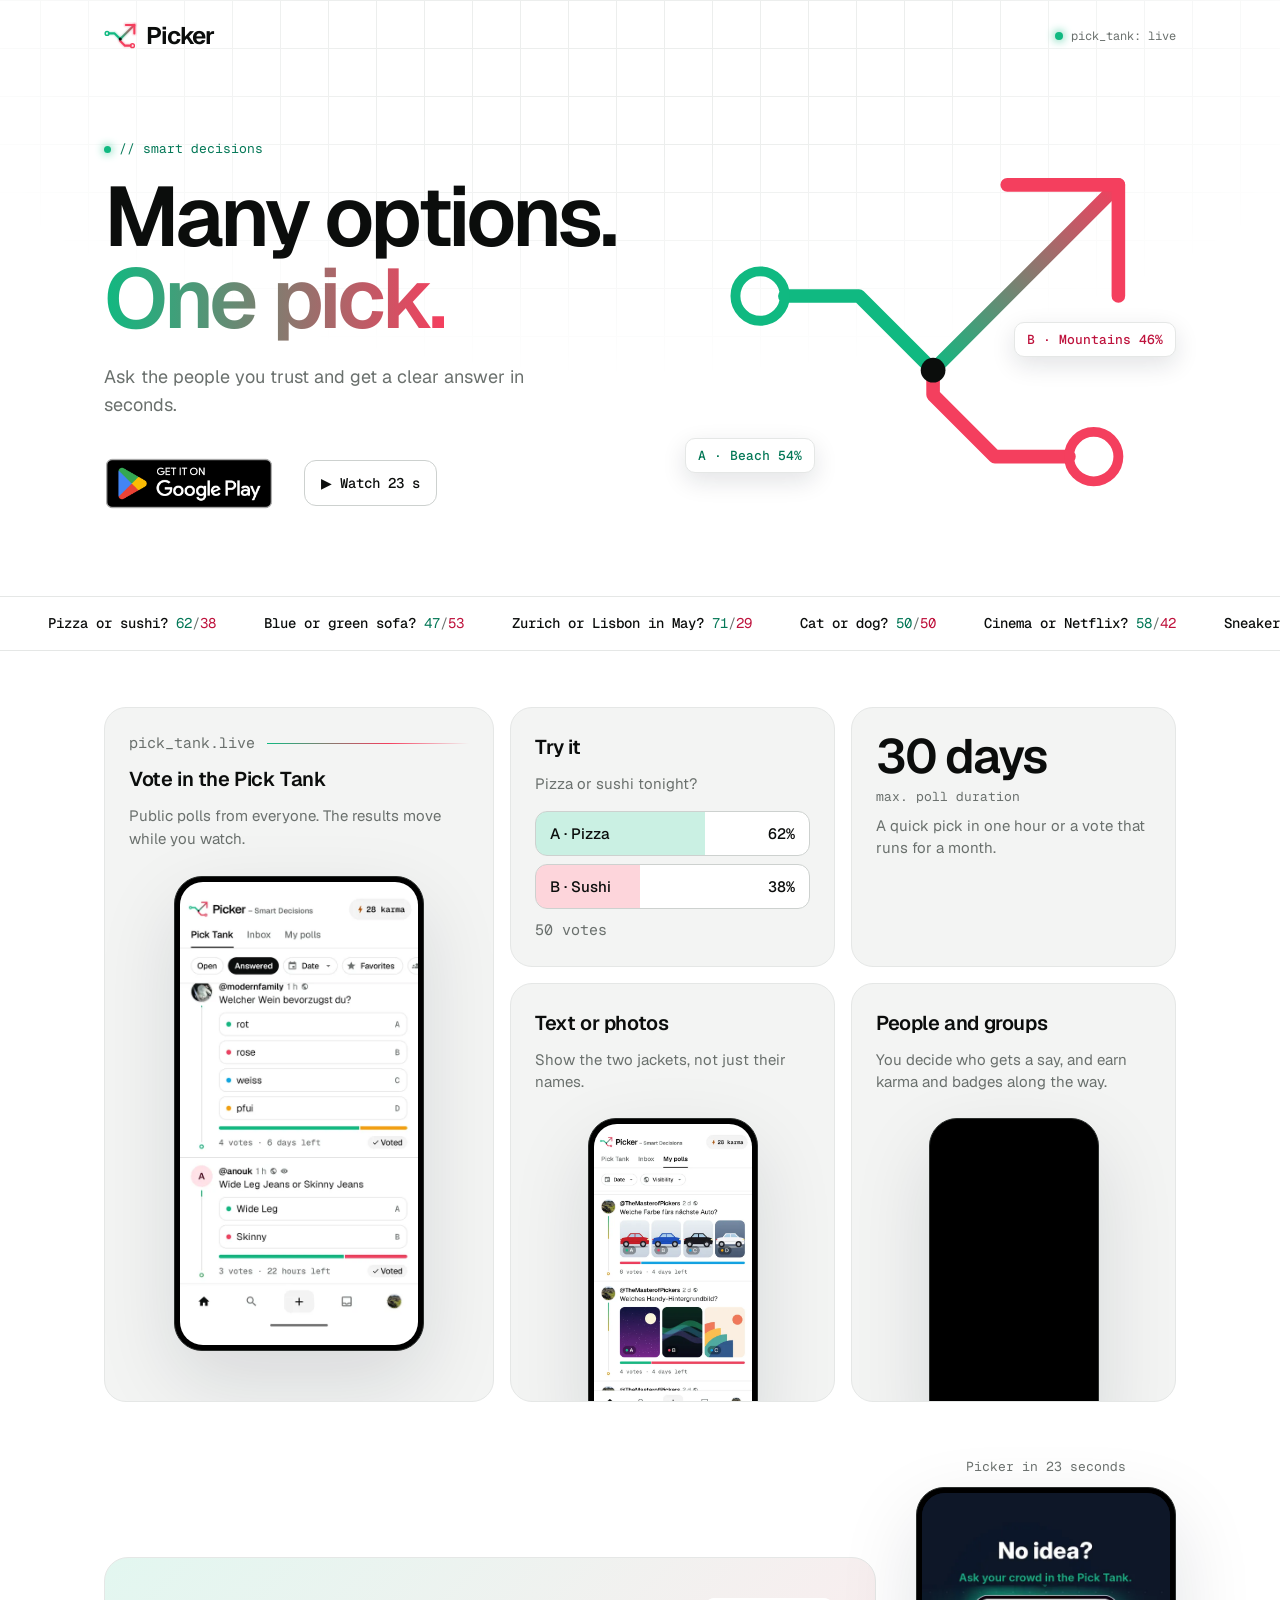
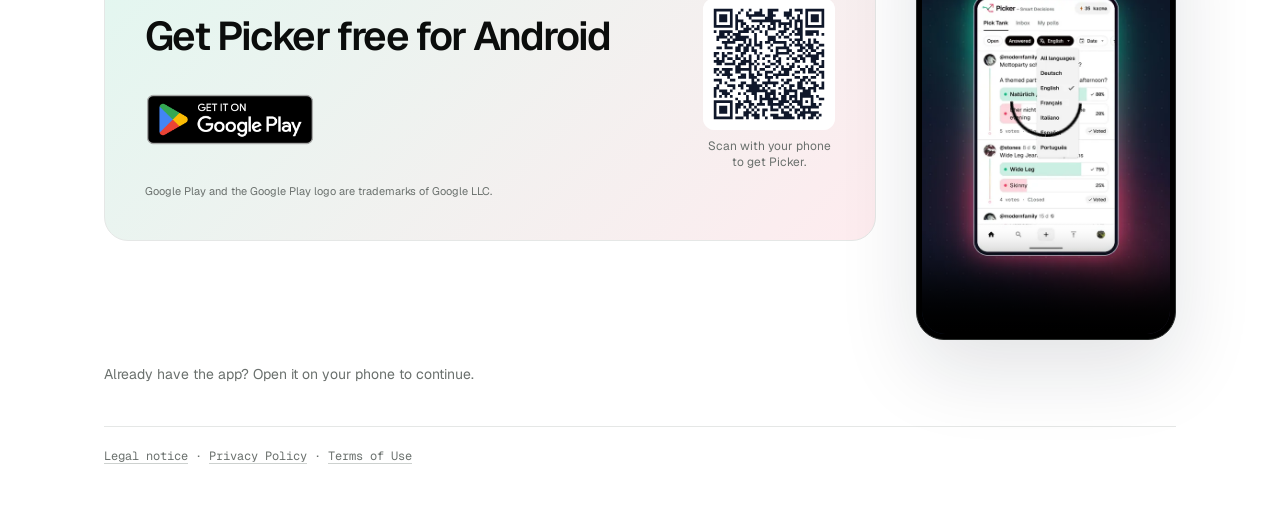
<file: index.html>
<!doctype html>
<html lang="en">
<head>
  <meta charset="utf-8">
  <meta name="viewport" content="width=device-width, initial-scale=1">
  <meta name="referrer" content="no-referrer">
  <meta http-equiv="Content-Security-Policy" content="default-src 'none'; script-src 'self'; style-src 'self'; font-src 'self'; img-src 'self'; media-src 'self'; base-uri 'none'">
  <meta name="theme-color" content="#ffffff" media="(prefers-color-scheme: light)">
  <meta name="theme-color" content="#000000" media="(prefers-color-scheme: dark)">
  <title>Picker – Smart Decisions</title>
  <meta name="description" content="Many options. One pick. Ask the people you trust and get a clear answer in seconds.">
  <meta property="og:type" content="website">
  <meta property="og:site_name" content="Picker">
  <meta property="og:title" content="Picker – Smart Decisions">
  <meta property="og:description" content="Many options. One pick. Ask the people you trust and get a clear answer in seconds.">
  <meta property="og:image" content="https://picker.lutekops.ch/assets/og-image.png">
  <meta property="og:image:width" content="1200">
  <meta property="og:image:height" content="630">
  <meta name="twitter:card" content="summary_large_image">
  <link rel="icon" href="favicon.svg" type="image/svg+xml">
  <link rel="icon" href="favicon-32.png" type="image/png" sizes="32x32">
  <link rel="apple-touch-icon" href="apple-touch-icon.png">
  <link rel="stylesheet" href="assets/picker.css">
  <script src="assets/lang.js"></script>
  <script src="assets/landing.js" defer></script>
</head>
<body>
<!-- Landing page, also Supabase's site_url (fallback redirect target). Its scripts are assets/lang.js (page language)
     and assets/landing.js (the try-it poll, counted in the page only); neither reads tokens in the URL fragment or
     sends anything anywhere. -->
<main class="lp">
  <nav class="lp-nav">
    <div class="brand" aria-hidden="true">
      <svg class="mark" viewBox="0 0 68 68"><defs><linearGradient id="pk-s" gradientUnits="userSpaceOnUse" x1="34.5" y1="40.5" x2="64.5" y2="10.5"><stop offset="0" stop-color="#10B981"/><stop offset="1" stop-color="#F43F5E"/></linearGradient></defs><g class="glow"><path d="M10.5 28.5 L22.5 28.5 L34.5 40.5" stroke="#10B981" fill="none" stroke-width="12" stroke-opacity="0.07" stroke-linecap="round" stroke-linejoin="round"/><path d="M56.5 54.5 L44.5 54.5 L34.5 44.5 L34.5 40.5" stroke="#F43F5E" fill="none" stroke-width="12" stroke-opacity="0.07" stroke-linecap="round" stroke-linejoin="round"/><path d="M34.5 40.5 L64.5 10.5" stroke="url(#pk-s)" fill="none" stroke-width="12" stroke-opacity="0.07" stroke-linecap="round" stroke-linejoin="round"/><path d="M46.5 10.5 L64.5 10.5 L64.5 28.5" stroke="#F43F5E" fill="none" stroke-width="12" stroke-opacity="0.07" stroke-linecap="round" stroke-linejoin="round"/><path d="M10.5 28.5 L22.5 28.5 L34.5 40.5" stroke="#10B981" fill="none" stroke-width="8" stroke-opacity="0.12" stroke-linecap="round" stroke-linejoin="round"/><path d="M56.5 54.5 L44.5 54.5 L34.5 44.5 L34.5 40.5" stroke="#F43F5E" fill="none" stroke-width="8" stroke-opacity="0.12" stroke-linecap="round" stroke-linejoin="round"/><path d="M34.5 40.5 L64.5 10.5" stroke="url(#pk-s)" fill="none" stroke-width="8" stroke-opacity="0.12" stroke-linecap="round" stroke-linejoin="round"/><path d="M46.5 10.5 L64.5 10.5 L64.5 28.5" stroke="#F43F5E" fill="none" stroke-width="8" stroke-opacity="0.12" stroke-linecap="round" stroke-linejoin="round"/></g><g class="trace"><path d="M10.5 28.5 L22.5 28.5 L34.5 40.5" stroke="#10B981" fill="none" stroke-width="4.5" stroke-linecap="round" stroke-linejoin="round"/><path d="M56.5 54.5 L44.5 54.5 L34.5 44.5 L34.5 40.5" stroke="#F43F5E" fill="none" stroke-width="4.5" stroke-linecap="round" stroke-linejoin="round"/><path d="M34.5 40.5 L64.5 10.5" stroke="url(#pk-s)" fill="none" stroke-width="4.5" stroke-linecap="round" stroke-linejoin="round"/><path d="M46.5 10.5 L64.5 10.5 L64.5 28.5" stroke="#F43F5E" fill="none" stroke-width="4.5" stroke-linecap="round" stroke-linejoin="round"/><circle cx="6.5" cy="28.5" r="4" fill="none" stroke="#10B981" stroke-width="3"/><circle cx="60.5" cy="54.5" r="4" fill="none" stroke="#F43F5E" stroke-width="3"/><circle cx="34.5" cy="40.5" r="3.2" fill="currentColor"/></g></svg>
      Picker
    </div>
    <span class="lp-status">pick_tank: live</span>
  </nav>

  <section class="lp-hero">
    <div>
      <p class="tagline">// smart decisions</p>
      <h1>Many options. <em>One pick.</em></h1>
      <p class="motto"><span class="i18n"><span lang="en">Ask the people you trust and get a clear answer in seconds.</span><span lang="de">Frag die Leute, denen du vertraust, und hab in Sekunden eine klare Antwort.</span><span lang="fr">Demande aux personnes en qui tu as confiance et obtiens une réponse claire en quelques secondes.</span><span lang="it">Chiedi alle persone di cui ti fidi e ottieni una risposta chiara in pochi secondi.</span><span lang="es">Pregunta a la gente en quien confías y obtén una respuesta clara en segundos.</span><span lang="pt">Pergunte às pessoas em quem você confia e tenha uma resposta clara em segundos.</span></span></p>
      <div class="lp-ctas">
        <a class="play-badge" href="https://play.google.com/store/apps/details?id=ch.lutekops.picker&amp;referrer=utm_source%3Dwebsite"><span class="i18n"><img lang="en" src="assets/badges/google-play-en.png" width="646" height="250" alt="Get it on Google Play"><img lang="de" src="assets/badges/google-play-de.png" width="646" height="250" alt="Jetzt bei Google Play" loading="lazy"><img lang="fr" src="assets/badges/google-play-fr.png" width="646" height="250" alt="Disponible sur Google Play" loading="lazy"><img lang="it" src="assets/badges/google-play-it.png" width="646" height="250" alt="Disponibile su Google Play" loading="lazy"><img lang="es" src="assets/badges/google-play-es.png" width="646" height="250" alt="Disponible en Google Play" loading="lazy"><img lang="pt" src="assets/badges/google-play-pt.png" width="646" height="250" alt="Disponível no Google Play" loading="lazy"></span></a>
        <a class="lp-ghost" href="#clip">▶ <span class="i18n"><span lang="en">Watch 23 s</span><span lang="de">23 s ansehen</span><span lang="fr">Voir 23 s</span><span lang="it">Guarda 23 s</span><span lang="es">Ver 23 s</span><span lang="pt">Ver 23 s</span></span></a>
      </div>
    </div>
    <!-- The Circuit mark as line art: traces A (mint) and B (coral) meet and leave as one arrow, drawn on load. -->
    <div class="lp-art" aria-hidden="true">
      <svg viewBox="0 0 68 68"><defs><linearGradient id="lp-ab" gradientUnits="userSpaceOnUse" x1="34.5" y1="40.5" x2="64.5" y2="10.5"><stop class="stop-a" offset="0"/><stop class="stop-b" offset="1"/></linearGradient></defs><path class="t a" pathLength="120" d="M10.5 28.5 L22.5 28.5 L34.5 40.5"/><path class="t t2 b" pathLength="120" d="M56.5 54.5 L44.5 54.5 L34.5 44.5 L34.5 40.5"/><path class="t t3 ab" pathLength="120" d="M34.5 40.5 L64.5 10.5"/><path class="t t4 b" pathLength="120" d="M46.5 10.5 L64.5 10.5 L64.5 28.5"/><circle class="ring a" cx="6.5" cy="28.5" r="4"/><circle class="ring b" cx="60.5" cy="54.5" r="4"/><circle class="junction" cx="34.5" cy="40.5" r="2"/></svg>
      <span class="lp-chip lp-chip-a">A · <span class="i18n"><span lang="en">Beach</span><span lang="de">Strand</span><span lang="fr">Plage</span><span lang="it">Mare</span><span lang="es">Playa</span><span lang="pt">Praia</span></span> 54%</span>
      <span class="lp-chip lp-chip-b">B · <span class="i18n"><span lang="en">Mountains</span><span lang="de">Berge</span><span lang="fr">Montagne</span><span lang="it">Montagna</span><span lang="es">Montaña</span><span lang="pt">Montanha</span></span> 46%</span>
    </div>
  </section>

  <!-- Example polls (made up, not live data), two copies so the loop is seamless. -->
  <div class="lp-ticker" aria-hidden="true"><div class="lp-ticker-track"><span><b><span class="i18n"><span lang="en">Pizza or sushi?</span><span lang="de">Pizza oder Sushi?</span><span lang="fr">Pizza ou sushi?</span><span lang="it">Pizza o sushi?</span><span lang="es">¿Pizza o sushi?</span><span lang="pt">Pizza ou sushi?</span></span></b> <span class="ma">62</span>/<span class="mb">38</span></span><span><b><span class="i18n"><span lang="en">Blue or green sofa?</span><span lang="de">Blaues oder grünes Sofa?</span><span lang="fr">Canapé bleu ou vert?</span><span lang="it">Divano blu o verde?</span><span lang="es">¿Sofá azul o verde?</span><span lang="pt">Sofá azul ou verde?</span></span></b> <span class="ma">47</span>/<span class="mb">53</span></span><span><b><span class="i18n"><span lang="en">Zurich or Lisbon in May?</span><span lang="de">Zürich oder Lissabon im Mai?</span><span lang="fr">Zurich ou Lisbonne en mai?</span><span lang="it">Zurigo o Lisbona a maggio?</span><span lang="es">¿Zúrich o Lisboa en mayo?</span><span lang="pt">Zurique ou Lisboa em maio?</span></span></b> <span class="ma">71</span>/<span class="mb">29</span></span><span><b><span class="i18n"><span lang="en">Cat or dog?</span><span lang="de">Katze oder Hund?</span><span lang="fr">Chat ou chien?</span><span lang="it">Gatto o cane?</span><span lang="es">¿Gato o perro?</span><span lang="pt">Gato ou cachorro?</span></span></b> <span class="ma">50</span>/<span class="mb">50</span></span><span><b><span class="i18n"><span lang="en">Cinema or Netflix?</span><span lang="de">Kino oder Netflix?</span><span lang="fr">Ciné ou Netflix?</span><span lang="it">Cinema o Netflix?</span><span lang="es">¿Cine o Netflix?</span><span lang="pt">Cinema ou Netflix?</span></span></b> <span class="ma">58</span>/<span class="mb">42</span></span><span><b><span class="i18n"><span lang="en">Sneakers or boots?</span><span lang="de">Sneaker oder Stiefel?</span><span lang="fr">Baskets ou bottes?</span><span lang="it">Sneaker o stivali?</span><span lang="es">¿Zapatillas o botas?</span><span lang="pt">Tênis ou botas?</span></span></b> <span class="ma">34</span>/<span class="mb">66</span></span><span><b><span class="i18n"><span lang="en">Pizza or sushi?</span><span lang="de">Pizza oder Sushi?</span><span lang="fr">Pizza ou sushi?</span><span lang="it">Pizza o sushi?</span><span lang="es">¿Pizza o sushi?</span><span lang="pt">Pizza ou sushi?</span></span></b> <span class="ma">62</span>/<span class="mb">38</span></span><span><b><span class="i18n"><span lang="en">Blue or green sofa?</span><span lang="de">Blaues oder grünes Sofa?</span><span lang="fr">Canapé bleu ou vert?</span><span lang="it">Divano blu o verde?</span><span lang="es">¿Sofá azul o verde?</span><span lang="pt">Sofá azul ou verde?</span></span></b> <span class="ma">47</span>/<span class="mb">53</span></span><span><b><span class="i18n"><span lang="en">Zurich or Lisbon in May?</span><span lang="de">Zürich oder Lissabon im Mai?</span><span lang="fr">Zurich ou Lisbonne en mai?</span><span lang="it">Zurigo o Lisbona a maggio?</span><span lang="es">¿Zúrich o Lisboa en mayo?</span><span lang="pt">Zurique ou Lisboa em maio?</span></span></b> <span class="ma">71</span>/<span class="mb">29</span></span><span><b><span class="i18n"><span lang="en">Cat or dog?</span><span lang="de">Katze oder Hund?</span><span lang="fr">Chat ou chien?</span><span lang="it">Gatto o cane?</span><span lang="es">¿Gato o perro?</span><span lang="pt">Gato ou cachorro?</span></span></b> <span class="ma">50</span>/<span class="mb">50</span></span><span><b><span class="i18n"><span lang="en">Cinema or Netflix?</span><span lang="de">Kino oder Netflix?</span><span lang="fr">Ciné ou Netflix?</span><span lang="it">Cinema o Netflix?</span><span lang="es">¿Cine o Netflix?</span><span lang="pt">Cinema ou Netflix?</span></span></b> <span class="ma">58</span>/<span class="mb">42</span></span><span><b><span class="i18n"><span lang="en">Sneakers or boots?</span><span lang="de">Sneaker oder Stiefel?</span><span lang="fr">Baskets ou bottes?</span><span lang="it">Sneaker o stivali?</span><span lang="es">¿Zapatillas o botas?</span><span lang="pt">Tênis ou botas?</span></span></b> <span class="ma">34</span>/<span class="mb">66</span></span></div></div>

  <!-- Features with app screens (assets/screens/*.webp, 540x1050, from the cleaned store screenshots). -->
  <section class="lp-bento" aria-label="Picker">
    <article class="lp-tile lp-tall">
      <p class="lp-label">pick_tank.live</p>
      <h2><span class="i18n"><span lang="en">Vote in the Pick Tank</span><span lang="de">Abstimmen im Pick Tank</span><span lang="fr">Vote dans le Pick Tank</span><span lang="it">Vota nel Pick Tank</span><span lang="es">Vota en el Pick Tank</span><span lang="pt">Vote no Pick Tank</span></span></h2>
      <p><span class="i18n"><span lang="en">Public polls from everyone. The results move while you watch.</span><span lang="de">Öffentliche Umfragen von allen. Die Ergebnisse bewegen sich live.</span><span lang="fr">Des sondages publics de tout le monde. Les résultats bougent en direct.</span><span lang="it">Sondaggi pubblici di tutti. I risultati si muovono in tempo reale.</span><span lang="es">Encuestas públicas de todo el mundo. Los resultados se mueven en directo.</span><span lang="pt">Enquetes públicas de todo mundo. Os resultados mudam ao vivo.</span></span></p>
      <figure class="phone"><span class="phone-frame"><span class="i18n"><img lang="en" src="assets/screens/feed.webp" width="540" height="1050" alt="Picker app: the Pick Tank with polls and live results" loading="lazy" decoding="async"><img lang="de" src="assets/screens/feed.webp" width="540" height="1050" alt="Picker-App: der Pick Tank mit Umfragen und Live-Ergebnissen" loading="lazy" decoding="async"><img lang="fr" src="assets/screens/feed.webp" width="540" height="1050" alt="App Picker : le Pick Tank avec des sondages et des résultats en direct" loading="lazy" decoding="async"><img lang="it" src="assets/screens/feed.webp" width="540" height="1050" alt="App Picker: il Pick Tank con sondaggi e risultati in tempo reale" loading="lazy" decoding="async"><img lang="es" src="assets/screens/feed.webp" width="540" height="1050" alt="App Picker: el Pick Tank con encuestas y resultados en directo" loading="lazy" decoding="async"><img lang="pt" src="assets/screens/feed.webp" width="540" height="1050" alt="App Picker: o Pick Tank com enquetes e resultados ao vivo" loading="lazy" decoding="async"></span></span></figure>
    </article>
    <article class="lp-tile" data-poll>
      <h3><span class="i18n"><span lang="en">Try it</span><span lang="de">Probier's aus</span><span lang="fr">Essaie</span><span lang="it">Prova</span><span lang="es">Pruébalo</span><span lang="pt">Experimente</span></span></h3>
      <p><span class="i18n"><span lang="en">Pizza or sushi tonight?</span><span lang="de">Pizza oder Sushi heute Abend?</span><span lang="fr">Pizza ou sushi ce soir?</span><span lang="it">Pizza o sushi stasera?</span><span lang="es">¿Pizza o sushi esta noche?</span><span lang="pt">Pizza ou sushi hoje à noite?</span></span></p>
      <div class="lp-poll">
        <button class="lp-opt lp-opt-a" type="button" data-opt="a" aria-pressed="false"><span class="fill"></span><span>A · Pizza</span><span class="pct" data-pct="a">62%</span></button>
        <button class="lp-opt lp-opt-b" type="button" data-opt="b" aria-pressed="false"><span class="fill"></span><span>B · Sushi</span><span class="pct" data-pct="b">38%</span></button>
      </div>
      <p class="lp-votes" aria-live="polite"><span data-total>50</span> <span class="i18n"><span lang="en">votes</span><span lang="de">Stimmen</span><span lang="fr">votes</span><span lang="it">voti</span><span lang="es">votos</span><span lang="pt">votos</span></span></p>
    </article>
    <article class="lp-tile">
      <span class="lp-stat"><span class="i18n"><span lang="en">30 days</span><span lang="de">30 Tage</span><span lang="fr">30 jours</span><span lang="it">30 giorni</span><span lang="es">30 días</span><span lang="pt">30 dias</span></span><small><span class="i18n"><span lang="en">max. poll duration</span><span lang="de">max. Umfragedauer</span><span lang="fr">durée max. d'un sondage</span><span lang="it">durata max. di un sondaggio</span><span lang="es">duración máx. de una encuesta</span><span lang="pt">duração máx. de uma enquete</span></span></small></span>
      <p><span class="i18n"><span lang="en">A quick pick in one hour or a vote that runs for a month.</span><span lang="de">Schnell in einer Stunde entschieden oder ein Voting über einen Monat.</span><span lang="fr">Un choix rapide en une heure ou un vote sur un mois.</span><span lang="it">Una scelta veloce in un'ora o un voto che dura un mese.</span><span lang="es">Una elección rápida en una hora o una votación de un mes.</span><span lang="pt">Uma escolha rápida em uma hora ou uma votação de um mês.</span></span></p>
    </article>
    <article class="lp-tile">
      <h3><span class="i18n"><span lang="en">Text or photos</span><span lang="de">Text oder Bild</span><span lang="fr">Texte ou photos</span><span lang="it">Testo o foto</span><span lang="es">Texto o fotos</span><span lang="pt">Texto ou fotos</span></span></h3>
      <p><span class="i18n"><span lang="en">Show the two jackets, not just their names.</span><span lang="de">Zeig die zwei Jacken, nicht nur ihre Namen.</span><span lang="fr">Montre les deux vestes, pas seulement leurs noms.</span><span lang="it">Mostra le due giacche, non solo i loro nomi.</span><span lang="es">Enseña las dos chaquetas, no solo sus nombres.</span><span lang="pt">Mostre as duas jaquetas, não só os nomes.</span></span></p>
      <figure class="phone lp-peek"><span class="phone-frame"><span class="i18n"><img lang="en" src="assets/screens/images.webp" width="540" height="1050" alt="Picker app: polls with photos as options" loading="lazy" decoding="async"><img lang="de" src="assets/screens/images.webp" width="540" height="1050" alt="Picker-App: Umfragen mit Bildern als Optionen" loading="lazy" decoding="async"><img lang="fr" src="assets/screens/images.webp" width="540" height="1050" alt="App Picker : des sondages avec des photos comme options" loading="lazy" decoding="async"><img lang="it" src="assets/screens/images.webp" width="540" height="1050" alt="App Picker: sondaggi con foto come opzioni" loading="lazy" decoding="async"><img lang="es" src="assets/screens/images.webp" width="540" height="1050" alt="App Picker: encuestas con fotos como opciones" loading="lazy" decoding="async"><img lang="pt" src="assets/screens/images.webp" width="540" height="1050" alt="App Picker: enquetes com fotos como opções" loading="lazy" decoding="async"></span></span></figure>
    </article>
    <article class="lp-tile">
      <h3><span class="i18n"><span lang="en">People and groups</span><span lang="de">Personen und Gruppen</span><span lang="fr">Personnes et groupes</span><span lang="it">Persone e gruppi</span><span lang="es">Personas y grupos</span><span lang="pt">Pessoas e grupos</span></span></h3>
      <p><span class="i18n"><span lang="en">You decide who gets a say, and earn karma and badges along the way.</span><span lang="de">Du entscheidest, wer mitreden darf, und sammelst dabei Karma und Abzeichen.</span><span lang="fr">Tu décides qui a son mot à dire, et tu gagnes du karma et des badges.</span><span lang="it">Decidi tu chi può dire la sua e intanto guadagni karma e badge.</span><span lang="es">Tú decides quién opina y, de paso, ganas karma e insignias.</span><span lang="pt">Você decide quem pode opinar e ainda ganha karma e emblemas.</span></span></p>
      <figure class="phone lp-peek"><span class="phone-frame"><span class="i18n"><img lang="en" src="assets/screens/create-groups.webp" width="540" height="1050" alt="Picker app: new poll, choosing who can vote" loading="lazy" decoding="async"><img lang="de" src="assets/screens/create-groups.webp" width="540" height="1050" alt="Picker-App: neue Umfrage, festlegen, wer abstimmen darf" loading="lazy" decoding="async"><img lang="fr" src="assets/screens/create-groups.webp" width="540" height="1050" alt="App Picker : nouveau sondage, choisir qui peut voter" loading="lazy" decoding="async"><img lang="it" src="assets/screens/create-groups.webp" width="540" height="1050" alt="App Picker: nuovo sondaggio, scegliere chi può votare" loading="lazy" decoding="async"><img lang="es" src="assets/screens/create-groups.webp" width="540" height="1050" alt="App Picker: nueva encuesta, elegir quién puede votar" loading="lazy" decoding="async"><img lang="pt" src="assets/screens/create-groups.webp" width="540" height="1050" alt="App Picker: nova enquete, escolher quem pode votar" loading="lazy" decoding="async"></span></span></figure>
    </article>
  </section>

  <div class="lp-end">
  <!-- Get the app. Badge: assets/badges (Google's badge generator, never altered). QR: assets/qr-play.svg,
       static, from scripts/generate_qr_web.py in the app repo (Play link with referrer utm_source=website);
       shown only where a phone camera can reach it. The same block is on every page (generate_legal_web.py
       writes it into the legal pages). -->
  <section class="get-app" id="app">
    <div class="get-app-row">
      <div>
        <p class="get-app-title"><span class="i18n"><span lang="en">Get Picker free for Android</span><span lang="de">Picker gratis für Android</span><span lang="fr">Picker gratuit sur Android</span><span lang="it">Picker gratis per Android</span><span lang="es">Picker gratis para Android</span><span lang="pt">Picker grátis para Android</span></span></p>
        <a class="play-badge" href="https://play.google.com/store/apps/details?id=ch.lutekops.picker&amp;referrer=utm_source%3Dwebsite"><span class="i18n"><img lang="en" src="assets/badges/google-play-en.png" width="646" height="250" alt="Get it on Google Play"><img lang="de" src="assets/badges/google-play-de.png" width="646" height="250" alt="Jetzt bei Google Play" loading="lazy"><img lang="fr" src="assets/badges/google-play-fr.png" width="646" height="250" alt="Disponible sur Google Play" loading="lazy"><img lang="it" src="assets/badges/google-play-it.png" width="646" height="250" alt="Disponibile su Google Play" loading="lazy"><img lang="es" src="assets/badges/google-play-es.png" width="646" height="250" alt="Disponible en Google Play" loading="lazy"><img lang="pt" src="assets/badges/google-play-pt.png" width="646" height="250" alt="Disponível no Google Play" loading="lazy"></span></a>
      </div>
      <figure class="qr"><img src="assets/qr-play.svg" width="148" height="148" alt="QR code: Picker on Google Play" loading="lazy"><figcaption><span class="i18n"><span lang="en">Scan with your phone to get Picker.</span><span lang="de">Mit dem Handy scannen und Picker holen.</span><span lang="fr">Scanne avec ton téléphone pour obtenir Picker.</span><span lang="it">Scansiona con il telefono per scaricare Picker.</span><span lang="es">Escanea con tu móvil para descargar Picker.</span><span lang="pt">Escaneie com o celular para baixar o Picker.</span></span></figcaption></figure>
    </div>
    <p class="trademark"><span class="i18n"><span lang="en">Google Play and the Google Play logo are trademarks of Google LLC.</span><span lang="de">Google Play und das Google Play-Logo sind Marken von Google LLC.</span><span lang="fr">Google Play et le logo Google Play sont des marques de Google LLC.</span><span lang="it">Google Play e il logo Google Play sono marchi di Google LLC.</span><span lang="es">Google Play y el logotipo de Google Play son marcas de Google LLC.</span><span lang="pt">Google Play e o logotipo do Google Play são marcas da Google LLC.</span></span></p>
  </section>
    <!-- Promo clip: assets/video/picker-tiktok-en.mp4 (720x1280, English TikTok cut with the Play badge, from
         scripts/marketing/tiktok_video.py). Plays on tap, nothing is fetched before that but the poster. -->
    <section class="clip" id="clip" aria-labelledby="clip-label">
      <p class="screens-label" id="clip-label"><span class="i18n"><span lang="en">Picker in 23 seconds</span><span lang="de">Picker in 23 Sekunden</span><span lang="fr">Picker en 23 secondes</span><span lang="it">Picker in 23 secondi</span><span lang="es">Picker en 23 segundos</span><span lang="pt">Picker em 23 segundos</span></span></p>
      <figure class="phone clip-phone"><span class="phone-frame"><video src="assets/video/picker-tiktok-en.mp4?v=2" poster="assets/video/picker-tiktok-en-poster.webp?v=2" width="720" height="1280" controls muted loop playsinline preload="none" aria-label="Picker promo video"></video></span></figure>
    </section>
  </div>
  <p class="note"><span class="i18n"><span lang="en">Already have the app? Open it on your phone to continue.</span><span lang="de">Hast du die App schon? Öffne sie auf deinem Handy, um weiterzumachen.</span><span lang="fr">Tu as déjà l'app? Ouvre-la sur ton téléphone pour continuer.</span><span lang="it">Hai già l'app? Aprila sul telefono per continuare.</span><span lang="es">¿Ya tienes la app? Ábrela en tu móvil para continuar.</span><span lang="pt">Já tem o app? Abra no seu celular para continuar.</span></span></p>
  <p class="footer"><span class="i18n"><a lang="en" href="impressum/#en">Legal notice</a><a lang="de" href="impressum/#de">Impressum</a><a lang="fr" href="impressum/#fr">Mentions légales</a><a lang="it" href="impressum/#it">Note legali</a><a lang="es" href="impressum/#es">Aviso legal</a><a lang="pt" href="impressum/#pt">Informações legais</a></span> · <span class="i18n"><a lang="en" href="privacy/#en">Privacy Policy</a><a lang="de" href="privacy/#de">Datenschutzerklärung</a><a lang="fr" href="privacy/#fr">Politique de confidentialité</a><a lang="it" href="privacy/#it">Informativa sulla privacy</a><a lang="es" href="privacy/#es">Política de privacidad</a><a lang="pt" href="privacy/#pt">Política de privacidade</a></span> · <span class="i18n"><a lang="en" href="terms/#en">Terms of Use</a><a lang="de" href="terms/#de">Nutzungsbedingungen</a><a lang="fr" href="terms/#fr">Conditions d'utilisation</a><a lang="it" href="terms/#it">Condizioni d'uso</a><a lang="es" href="terms/#es">Condiciones de uso</a><a lang="pt" href="terms/#pt">Termos de uso</a></span></p>
</main>
</body>
</html>
</file>
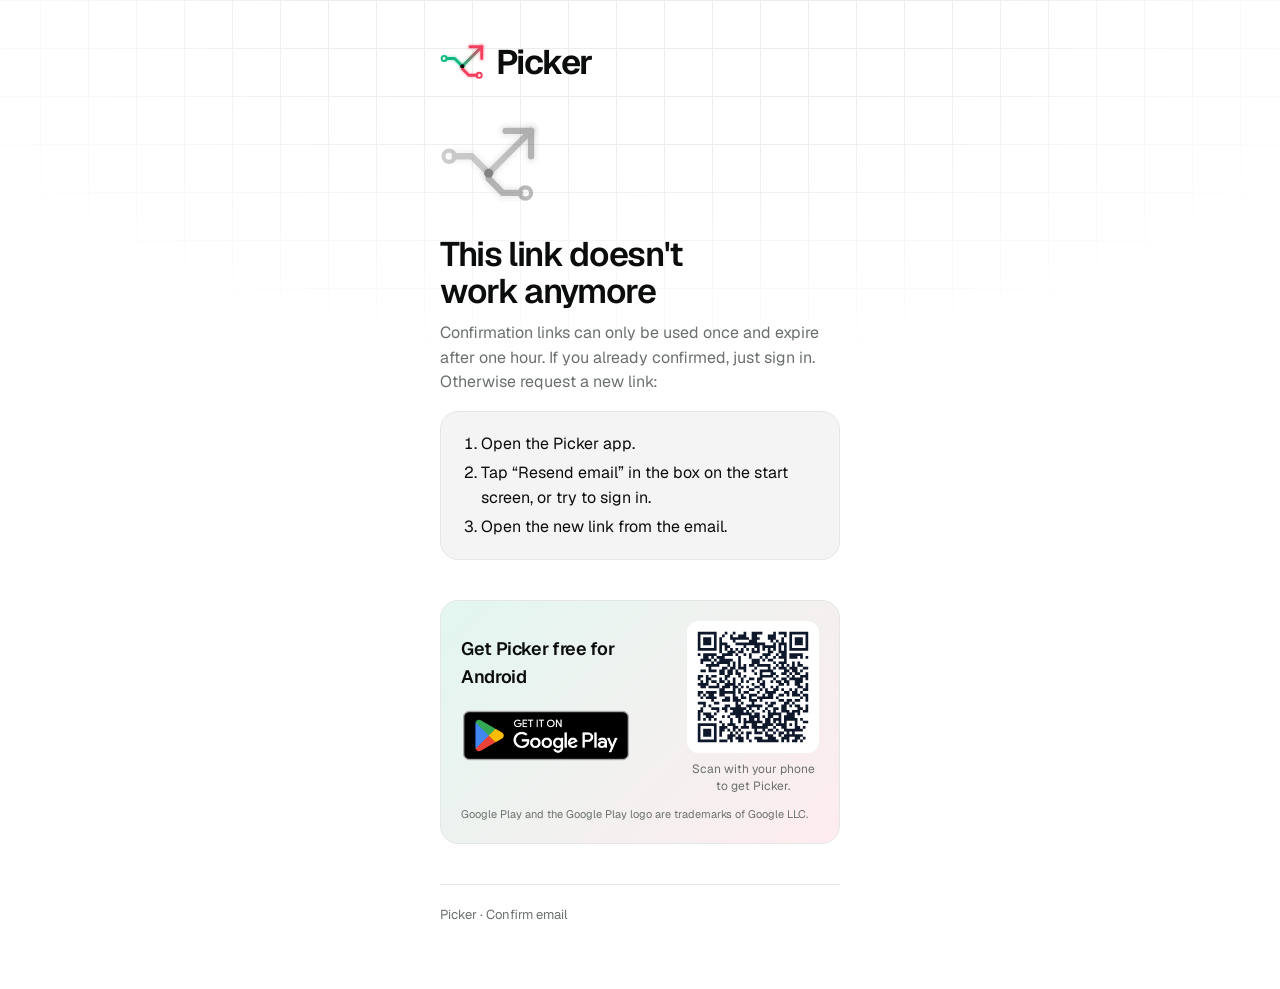
<file: confirm/index.html>
<!doctype html>
<html lang="en">
<head>
  <meta charset="utf-8">
  <meta name="viewport" content="width=device-width, initial-scale=1, viewport-fit=cover">
  <!-- The URL carries a one-time token: never leak it to other origins. -->
  <meta name="referrer" content="no-referrer">
  <meta name="robots" content="noindex, nofollow">
  <meta http-equiv="Content-Security-Policy"
        content="default-src 'none'; script-src 'self'; style-src 'self'; font-src 'self'; img-src 'self' data:; connect-src https://glebczptvyoojznohtsc.supabase.co; base-uri 'none'; form-action 'none'">
  <meta name="theme-color" content="#ffffff" media="(prefers-color-scheme: light)">
  <meta name="theme-color" content="#000000" media="(prefers-color-scheme: dark)">
  <title>Picker · Confirm email</title>
  <link rel="icon" href="../favicon.svg" type="image/svg+xml">
  <link rel="stylesheet" href="../assets/picker.css">
  <script src="../assets/lang.js"></script>
</head>
<body>
<main>
  <div class="brand" aria-hidden="true">
    <svg class="mark" viewBox="0 0 68 68"><defs><linearGradient id="pk-s" gradientUnits="userSpaceOnUse" x1="34.5" y1="40.5" x2="64.5" y2="10.5"><stop offset="0" stop-color="#10B981"/><stop offset="1" stop-color="#F43F5E"/></linearGradient></defs><g class="glow"><path d="M10.5 28.5 L22.5 28.5 L34.5 40.5" stroke="#10B981" fill="none" stroke-width="12" stroke-opacity="0.07" stroke-linecap="round" stroke-linejoin="round"/><path d="M56.5 54.5 L44.5 54.5 L34.5 44.5 L34.5 40.5" stroke="#F43F5E" fill="none" stroke-width="12" stroke-opacity="0.07" stroke-linecap="round" stroke-linejoin="round"/><path d="M34.5 40.5 L64.5 10.5" stroke="url(#pk-s)" fill="none" stroke-width="12" stroke-opacity="0.07" stroke-linecap="round" stroke-linejoin="round"/><path d="M46.5 10.5 L64.5 10.5 L64.5 28.5" stroke="#F43F5E" fill="none" stroke-width="12" stroke-opacity="0.07" stroke-linecap="round" stroke-linejoin="round"/><path d="M10.5 28.5 L22.5 28.5 L34.5 40.5" stroke="#10B981" fill="none" stroke-width="8" stroke-opacity="0.12" stroke-linecap="round" stroke-linejoin="round"/><path d="M56.5 54.5 L44.5 54.5 L34.5 44.5 L34.5 40.5" stroke="#F43F5E" fill="none" stroke-width="8" stroke-opacity="0.12" stroke-linecap="round" stroke-linejoin="round"/><path d="M34.5 40.5 L64.5 10.5" stroke="url(#pk-s)" fill="none" stroke-width="8" stroke-opacity="0.12" stroke-linecap="round" stroke-linejoin="round"/><path d="M46.5 10.5 L64.5 10.5 L64.5 28.5" stroke="#F43F5E" fill="none" stroke-width="8" stroke-opacity="0.12" stroke-linecap="round" stroke-linejoin="round"/></g><g class="trace"><path d="M10.5 28.5 L22.5 28.5 L34.5 40.5" stroke="#10B981" fill="none" stroke-width="4.5" stroke-linecap="round" stroke-linejoin="round"/><path d="M56.5 54.5 L44.5 54.5 L34.5 44.5 L34.5 40.5" stroke="#F43F5E" fill="none" stroke-width="4.5" stroke-linecap="round" stroke-linejoin="round"/><path d="M34.5 40.5 L64.5 10.5" stroke="url(#pk-s)" fill="none" stroke-width="4.5" stroke-linecap="round" stroke-linejoin="round"/><path d="M46.5 10.5 L64.5 10.5 L64.5 28.5" stroke="#F43F5E" fill="none" stroke-width="4.5" stroke-linecap="round" stroke-linejoin="round"/><circle cx="6.5" cy="28.5" r="4" fill="none" stroke="#10B981" stroke-width="3"/><circle cx="60.5" cy="54.5" r="4" fill="none" stroke="#F43F5E" stroke-width="3"/><circle cx="34.5" cy="40.5" r="3.2" fill="currentColor"/></g></svg>
    Picker
  </div>

  <svg class="mark mark-lg" viewBox="0 0 68 68" id="mark" data-state="idle" role="img" aria-hidden="true"><defs><linearGradient id="pk-l" gradientUnits="userSpaceOnUse" x1="34.5" y1="40.5" x2="64.5" y2="10.5"><stop offset="0" stop-color="#10B981"/><stop offset="1" stop-color="#F43F5E"/></linearGradient></defs><g class="glow"><path d="M10.5 28.5 L22.5 28.5 L34.5 40.5" stroke="#10B981" fill="none" stroke-width="12" stroke-opacity="0.07" stroke-linecap="round" stroke-linejoin="round"/><path d="M56.5 54.5 L44.5 54.5 L34.5 44.5 L34.5 40.5" stroke="#F43F5E" fill="none" stroke-width="12" stroke-opacity="0.07" stroke-linecap="round" stroke-linejoin="round"/><path d="M34.5 40.5 L64.5 10.5" stroke="url(#pk-l)" fill="none" stroke-width="12" stroke-opacity="0.07" stroke-linecap="round" stroke-linejoin="round"/><path d="M46.5 10.5 L64.5 10.5 L64.5 28.5" stroke="#F43F5E" fill="none" stroke-width="12" stroke-opacity="0.07" stroke-linecap="round" stroke-linejoin="round"/><path d="M10.5 28.5 L22.5 28.5 L34.5 40.5" stroke="#10B981" fill="none" stroke-width="8" stroke-opacity="0.12" stroke-linecap="round" stroke-linejoin="round"/><path d="M56.5 54.5 L44.5 54.5 L34.5 44.5 L34.5 40.5" stroke="#F43F5E" fill="none" stroke-width="8" stroke-opacity="0.12" stroke-linecap="round" stroke-linejoin="round"/><path d="M34.5 40.5 L64.5 10.5" stroke="url(#pk-l)" fill="none" stroke-width="8" stroke-opacity="0.12" stroke-linecap="round" stroke-linejoin="round"/><path d="M46.5 10.5 L64.5 10.5 L64.5 28.5" stroke="#F43F5E" fill="none" stroke-width="8" stroke-opacity="0.12" stroke-linecap="round" stroke-linejoin="round"/></g><g class="trace"><path d="M10.5 28.5 L22.5 28.5 L34.5 40.5" stroke="#10B981" fill="none" stroke-width="4.5" stroke-linecap="round" stroke-linejoin="round"/><path d="M56.5 54.5 L44.5 54.5 L34.5 44.5 L34.5 40.5" stroke="#F43F5E" fill="none" stroke-width="4.5" stroke-linecap="round" stroke-linejoin="round"/><path d="M34.5 40.5 L64.5 10.5" stroke="url(#pk-l)" fill="none" stroke-width="4.5" stroke-linecap="round" stroke-linejoin="round"/><path d="M46.5 10.5 L64.5 10.5 L64.5 28.5" stroke="#F43F5E" fill="none" stroke-width="4.5" stroke-linecap="round" stroke-linejoin="round"/><circle cx="6.5" cy="28.5" r="4" fill="none" stroke="#10B981" stroke-width="3"/><circle cx="60.5" cy="54.5" r="4" fill="none" stroke="#F43F5E" stroke-width="3"/><circle cx="34.5" cy="40.5" r="3.2" fill="currentColor"/></g><g class="check"><circle cx="12" cy="56" r="10" fill="#10B981"/><path d="M7.5 56.3 L10.8 59.6 L16.8 52.8" fill="none" stroke="#0F172A" stroke-width="2.8" stroke-linecap="round" stroke-linejoin="round"/></g></svg>

  <!-- 1. Token-hash link (custom template): redeemed only on tap, so link scanners cannot burn it -->
  <section id="view-confirm" hidden>
    <h1 data-i18n="confirmTitle">Almost there!</h1>
    <p data-i18n="confirmBody">Tap the button to activate your Picker account.</p>
    <div class="alert" id="form-error" role="alert" hidden></div>
    <button class="button" id="submit" type="button">
      <span class="spinner" hidden></span><span data-i18n="confirm">Activate my account</span>
    </button>
  </section>

  <!-- 2. Success -->
  <section id="view-done" hidden>
    <h1 data-i18n="doneTitle">Your account is active!</h1>
    <p data-i18n="doneBody">Go back to the Picker app and sign in with your email and password. Polls, groups and karma are now unlocked.</p>
    <p data-i18n="doneClose">You can close this page.</p>
  </section>

  <!-- 3. Link expired, already used or broken -->
  <section id="view-invalid" hidden>
    <h1 data-i18n="invalidTitle">This link doesn't work anymore</h1>
    <p data-i18n="invalidBody">Confirmation links can only be used once and expire after one hour. If you already confirmed, just sign in. Otherwise request a new link:</p>
    <ol class="steps">
      <li data-i18n="step1">Open the Picker app.</li>
      <li data-i18n="step2">Tap “Resend email” in the yellow box on the start screen, or try to sign in.</li>
      <li data-i18n="step3">Open the new link from the email.</li>
    </ol>
  </section>

  <noscript><p>Please enable JavaScript to confirm your email. / Bitte aktiviere JavaScript, um deine E-Mail zu bestätigen.</p></noscript>
  <section class="get-app">
    <div class="get-app-row">
      <div>
        <p class="get-app-title"><span class="i18n"><span lang="en">Get Picker free for Android</span><span lang="de">Picker gratis für Android</span><span lang="fr">Picker gratuit sur Android</span><span lang="it">Picker gratis per Android</span><span lang="es">Picker gratis para Android</span><span lang="pt">Picker grátis para Android</span></span></p>
        <a class="play-badge" href="https://play.google.com/store/apps/details?id=ch.lutekops.picker&amp;referrer=utm_source%3Dwebsite"><span class="i18n"><img lang="en" src="../assets/badges/google-play-en.png" width="646" height="250" alt="Get it on Google Play"><img lang="de" src="../assets/badges/google-play-de.png" width="646" height="250" alt="Jetzt bei Google Play" loading="lazy"><img lang="fr" src="../assets/badges/google-play-fr.png" width="646" height="250" alt="Disponible sur Google Play" loading="lazy"><img lang="it" src="../assets/badges/google-play-it.png" width="646" height="250" alt="Disponibile su Google Play" loading="lazy"><img lang="es" src="../assets/badges/google-play-es.png" width="646" height="250" alt="Disponible en Google Play" loading="lazy"><img lang="pt" src="../assets/badges/google-play-pt.png" width="646" height="250" alt="Disponível no Google Play" loading="lazy"></span></a>
      </div>
      <figure class="qr"><img src="../assets/qr-play.svg" width="148" height="148" alt="QR code: Picker on Google Play" loading="lazy"><figcaption><span class="i18n"><span lang="en">Scan with your phone to get Picker.</span><span lang="de">Mit dem Handy scannen und Picker holen.</span><span lang="fr">Scanne avec ton téléphone pour obtenir Picker.</span><span lang="it">Scansiona con il telefono per scaricare Picker.</span><span lang="es">Escanea con tu móvil para descargar Picker.</span><span lang="pt">Escaneie com o celular para baixar o Picker.</span></span></figcaption></figure>
    </div>
    <p class="trademark"><span class="i18n"><span lang="en">Google Play and the Google Play logo are trademarks of Google LLC.</span><span lang="de">Google Play und das Google Play-Logo sind Marken von Google LLC.</span><span lang="fr">Google Play et le logo Google Play sont des marques de Google LLC.</span><span lang="it">Google Play e il logo Google Play sono marchi di Google LLC.</span><span lang="es">Google Play y el logotipo de Google Play son marcas de Google LLC.</span><span lang="pt">Google Play e o logotipo do Google Play são marcas da Google LLC.</span></span></p>
  </section>
  <p class="footer" data-i18n="footer">Picker · Confirm email</p>
</main>
<script src="confirm.js"></script>
</body>
</html>
</file>
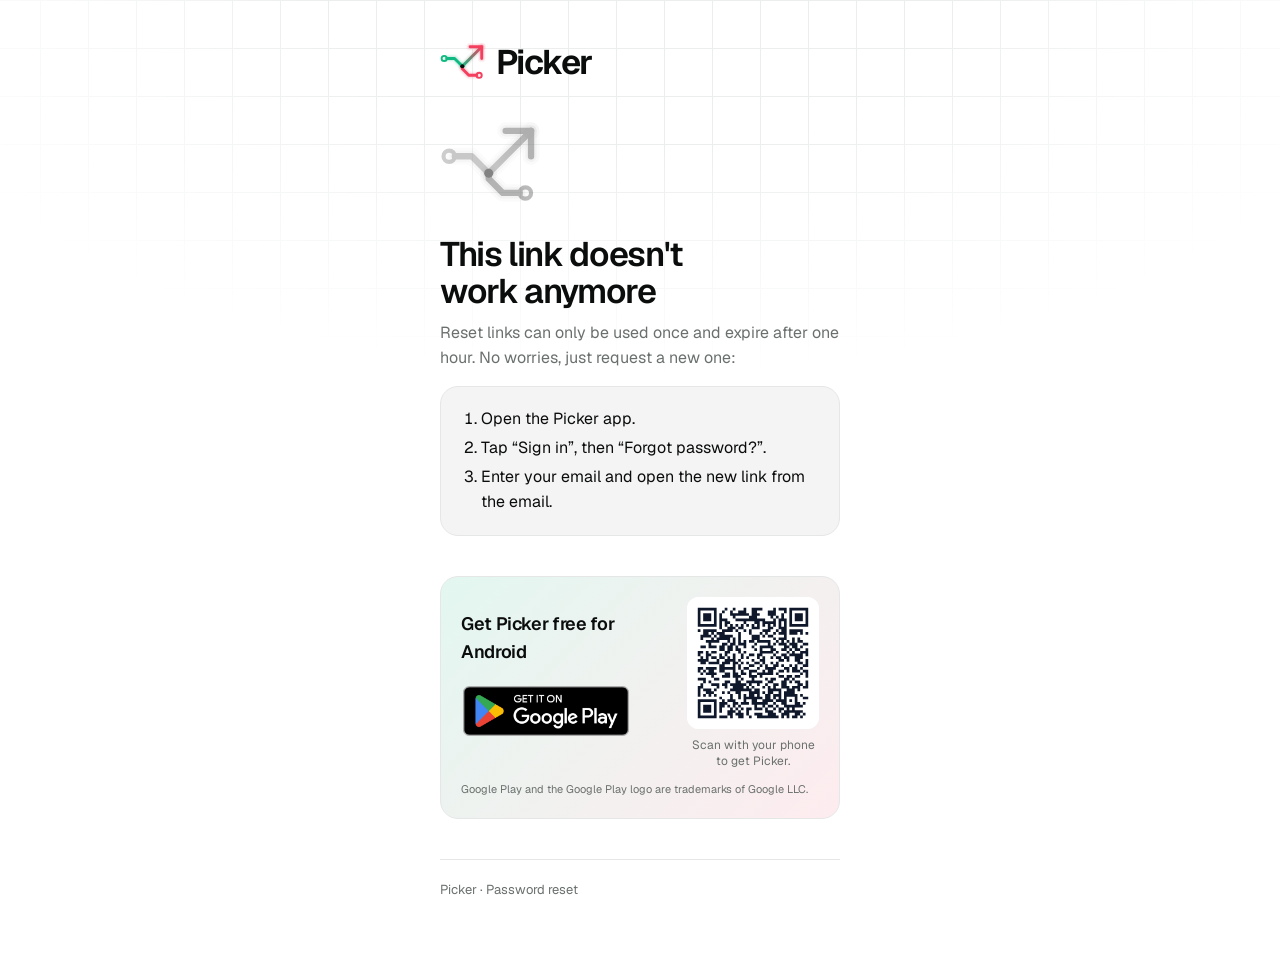
<file: reset-password/index.html>
<!doctype html>
<html lang="en">
<head>
  <meta charset="utf-8">
  <meta name="viewport" content="width=device-width, initial-scale=1, viewport-fit=cover">
  <!-- The URL carries a one-time token: never leak it to other origins. -->
  <meta name="referrer" content="no-referrer">
  <meta name="robots" content="noindex, nofollow">
  <meta http-equiv="Content-Security-Policy"
        content="default-src 'none'; script-src 'self'; style-src 'self'; font-src 'self'; img-src 'self' data:; connect-src https://glebczptvyoojznohtsc.supabase.co; base-uri 'none'; form-action 'none'">
  <meta name="theme-color" content="#ffffff" media="(prefers-color-scheme: light)">
  <meta name="theme-color" content="#000000" media="(prefers-color-scheme: dark)">
  <title>Picker · Reset password</title>
  <link rel="icon" href="../favicon.svg" type="image/svg+xml">
  <link rel="stylesheet" href="../assets/picker.css">
  <script src="../assets/lang.js"></script>
</head>
<body>
<main>
  <div class="brand" aria-hidden="true">
    <svg class="mark" viewBox="0 0 68 68"><defs><linearGradient id="pk-s" gradientUnits="userSpaceOnUse" x1="34.5" y1="40.5" x2="64.5" y2="10.5"><stop offset="0" stop-color="#10B981"/><stop offset="1" stop-color="#F43F5E"/></linearGradient></defs><g class="glow"><path d="M10.5 28.5 L22.5 28.5 L34.5 40.5" stroke="#10B981" fill="none" stroke-width="12" stroke-opacity="0.07" stroke-linecap="round" stroke-linejoin="round"/><path d="M56.5 54.5 L44.5 54.5 L34.5 44.5 L34.5 40.5" stroke="#F43F5E" fill="none" stroke-width="12" stroke-opacity="0.07" stroke-linecap="round" stroke-linejoin="round"/><path d="M34.5 40.5 L64.5 10.5" stroke="url(#pk-s)" fill="none" stroke-width="12" stroke-opacity="0.07" stroke-linecap="round" stroke-linejoin="round"/><path d="M46.5 10.5 L64.5 10.5 L64.5 28.5" stroke="#F43F5E" fill="none" stroke-width="12" stroke-opacity="0.07" stroke-linecap="round" stroke-linejoin="round"/><path d="M10.5 28.5 L22.5 28.5 L34.5 40.5" stroke="#10B981" fill="none" stroke-width="8" stroke-opacity="0.12" stroke-linecap="round" stroke-linejoin="round"/><path d="M56.5 54.5 L44.5 54.5 L34.5 44.5 L34.5 40.5" stroke="#F43F5E" fill="none" stroke-width="8" stroke-opacity="0.12" stroke-linecap="round" stroke-linejoin="round"/><path d="M34.5 40.5 L64.5 10.5" stroke="url(#pk-s)" fill="none" stroke-width="8" stroke-opacity="0.12" stroke-linecap="round" stroke-linejoin="round"/><path d="M46.5 10.5 L64.5 10.5 L64.5 28.5" stroke="#F43F5E" fill="none" stroke-width="8" stroke-opacity="0.12" stroke-linecap="round" stroke-linejoin="round"/></g><g class="trace"><path d="M10.5 28.5 L22.5 28.5 L34.5 40.5" stroke="#10B981" fill="none" stroke-width="4.5" stroke-linecap="round" stroke-linejoin="round"/><path d="M56.5 54.5 L44.5 54.5 L34.5 44.5 L34.5 40.5" stroke="#F43F5E" fill="none" stroke-width="4.5" stroke-linecap="round" stroke-linejoin="round"/><path d="M34.5 40.5 L64.5 10.5" stroke="url(#pk-s)" fill="none" stroke-width="4.5" stroke-linecap="round" stroke-linejoin="round"/><path d="M46.5 10.5 L64.5 10.5 L64.5 28.5" stroke="#F43F5E" fill="none" stroke-width="4.5" stroke-linecap="round" stroke-linejoin="round"/><circle cx="6.5" cy="28.5" r="4" fill="none" stroke="#10B981" stroke-width="3"/><circle cx="60.5" cy="54.5" r="4" fill="none" stroke="#F43F5E" stroke-width="3"/><circle cx="34.5" cy="40.5" r="3.2" fill="currentColor"/></g></svg>
    Picker
  </div>

  <svg class="mark mark-lg" viewBox="0 0 68 68" id="mark" data-state="idle" role="img" aria-hidden="true"><defs><linearGradient id="pk-l" gradientUnits="userSpaceOnUse" x1="34.5" y1="40.5" x2="64.5" y2="10.5"><stop offset="0" stop-color="#10B981"/><stop offset="1" stop-color="#F43F5E"/></linearGradient></defs><g class="glow"><path d="M10.5 28.5 L22.5 28.5 L34.5 40.5" stroke="#10B981" fill="none" stroke-width="12" stroke-opacity="0.07" stroke-linecap="round" stroke-linejoin="round"/><path d="M56.5 54.5 L44.5 54.5 L34.5 44.5 L34.5 40.5" stroke="#F43F5E" fill="none" stroke-width="12" stroke-opacity="0.07" stroke-linecap="round" stroke-linejoin="round"/><path d="M34.5 40.5 L64.5 10.5" stroke="url(#pk-l)" fill="none" stroke-width="12" stroke-opacity="0.07" stroke-linecap="round" stroke-linejoin="round"/><path d="M46.5 10.5 L64.5 10.5 L64.5 28.5" stroke="#F43F5E" fill="none" stroke-width="12" stroke-opacity="0.07" stroke-linecap="round" stroke-linejoin="round"/><path d="M10.5 28.5 L22.5 28.5 L34.5 40.5" stroke="#10B981" fill="none" stroke-width="8" stroke-opacity="0.12" stroke-linecap="round" stroke-linejoin="round"/><path d="M56.5 54.5 L44.5 54.5 L34.5 44.5 L34.5 40.5" stroke="#F43F5E" fill="none" stroke-width="8" stroke-opacity="0.12" stroke-linecap="round" stroke-linejoin="round"/><path d="M34.5 40.5 L64.5 10.5" stroke="url(#pk-l)" fill="none" stroke-width="8" stroke-opacity="0.12" stroke-linecap="round" stroke-linejoin="round"/><path d="M46.5 10.5 L64.5 10.5 L64.5 28.5" stroke="#F43F5E" fill="none" stroke-width="8" stroke-opacity="0.12" stroke-linecap="round" stroke-linejoin="round"/></g><g class="trace"><path d="M10.5 28.5 L22.5 28.5 L34.5 40.5" stroke="#10B981" fill="none" stroke-width="4.5" stroke-linecap="round" stroke-linejoin="round"/><path d="M56.5 54.5 L44.5 54.5 L34.5 44.5 L34.5 40.5" stroke="#F43F5E" fill="none" stroke-width="4.5" stroke-linecap="round" stroke-linejoin="round"/><path d="M34.5 40.5 L64.5 10.5" stroke="url(#pk-l)" fill="none" stroke-width="4.5" stroke-linecap="round" stroke-linejoin="round"/><path d="M46.5 10.5 L64.5 10.5 L64.5 28.5" stroke="#F43F5E" fill="none" stroke-width="4.5" stroke-linecap="round" stroke-linejoin="round"/><circle cx="6.5" cy="28.5" r="4" fill="none" stroke="#10B981" stroke-width="3"/><circle cx="60.5" cy="54.5" r="4" fill="none" stroke="#F43F5E" stroke-width="3"/><circle cx="34.5" cy="40.5" r="3.2" fill="currentColor"/></g><g class="check"><circle cx="12" cy="56" r="10" fill="#10B981"/><path d="M7.5 56.3 L10.8 59.6 L16.8 52.8" fill="none" stroke="#0F172A" stroke-width="2.8" stroke-linecap="round" stroke-linejoin="round"/></g></svg>

  <!-- 1. Form -->
  <section id="view-form" hidden>
    <h1 data-i18n="formTitle">Set a new password</h1>
    <p data-i18n="formBody">Pick something you'll remember this time.</p>
    <form id="form" novalidate>
      <div class="field" id="field-password">
        <label for="password" data-i18n="newPassword">New password</label>
        <div class="input-wrap">
          <input id="password" type="password" autocomplete="new-password" minlength="8" required aria-describedby="password-hint">
          <button type="button" class="toggle" data-target="password" data-i18n-label="showPassword" aria-label="Show password" aria-pressed="false"></button>
        </div>
        <div class="hint" id="password-hint" data-i18n="minLength">At least 8 characters, with letters and numbers</div>
      </div>
      <div class="field" id="field-confirm">
        <label for="confirm" data-i18n="repeatPassword">Repeat new password</label>
        <div class="input-wrap">
          <input id="confirm" type="password" autocomplete="new-password" required aria-describedby="confirm-hint">
          <button type="button" class="toggle" data-target="confirm" data-i18n-label="showPassword" aria-label="Show password" aria-pressed="false"></button>
        </div>
        <div class="hint" id="confirm-hint" hidden></div>
      </div>
      <div class="alert" id="form-error" role="alert" hidden></div>
      <button class="button" id="submit" type="submit">
        <span class="spinner" hidden></span><span data-i18n="save">Save new password</span>
      </button>
    </form>
  </section>

  <!-- 2. Success -->
  <section id="view-done" hidden>
    <h1 data-i18n="doneTitle">Password changed!</h1>
    <p data-i18n="doneBody">You can now log in to the app with your new password.</p>
    <p data-i18n="doneClose">You can close this page.</p>
  </section>

  <!-- 3. Link expired, already used or broken -->
  <section id="view-invalid" hidden>
    <h1 data-i18n="invalidTitle">This link doesn't work anymore</h1>
    <p data-i18n="invalidBody">Reset links can only be used once and expire after one hour. No worries, just request a new one:</p>
    <ol class="steps">
      <li data-i18n="step1">Open the Picker app.</li>
      <li data-i18n="step2">Tap “Sign in”, then “Forgot password?”.</li>
      <li data-i18n="step3">Enter your email and open the new link from the email.</li>
    </ol>
  </section>

  <noscript><p>Please enable JavaScript to reset your password. / Bitte aktiviere JavaScript, um dein Passwort zurückzusetzen.</p></noscript>
  <section class="get-app">
    <div class="get-app-row">
      <div>
        <p class="get-app-title"><span class="i18n"><span lang="en">Get Picker free for Android</span><span lang="de">Picker gratis für Android</span><span lang="fr">Picker gratuit sur Android</span><span lang="it">Picker gratis per Android</span><span lang="es">Picker gratis para Android</span><span lang="pt">Picker grátis para Android</span></span></p>
        <a class="play-badge" href="https://play.google.com/store/apps/details?id=ch.lutekops.picker&amp;referrer=utm_source%3Dwebsite"><span class="i18n"><img lang="en" src="../assets/badges/google-play-en.png" width="646" height="250" alt="Get it on Google Play"><img lang="de" src="../assets/badges/google-play-de.png" width="646" height="250" alt="Jetzt bei Google Play" loading="lazy"><img lang="fr" src="../assets/badges/google-play-fr.png" width="646" height="250" alt="Disponible sur Google Play" loading="lazy"><img lang="it" src="../assets/badges/google-play-it.png" width="646" height="250" alt="Disponibile su Google Play" loading="lazy"><img lang="es" src="../assets/badges/google-play-es.png" width="646" height="250" alt="Disponible en Google Play" loading="lazy"><img lang="pt" src="../assets/badges/google-play-pt.png" width="646" height="250" alt="Disponível no Google Play" loading="lazy"></span></a>
      </div>
      <figure class="qr"><img src="../assets/qr-play.svg" width="148" height="148" alt="QR code: Picker on Google Play" loading="lazy"><figcaption><span class="i18n"><span lang="en">Scan with your phone to get Picker.</span><span lang="de">Mit dem Handy scannen und Picker holen.</span><span lang="fr">Scanne avec ton téléphone pour obtenir Picker.</span><span lang="it">Scansiona con il telefono per scaricare Picker.</span><span lang="es">Escanea con tu móvil para descargar Picker.</span><span lang="pt">Escaneie com o celular para baixar o Picker.</span></span></figcaption></figure>
    </div>
    <p class="trademark"><span class="i18n"><span lang="en">Google Play and the Google Play logo are trademarks of Google LLC.</span><span lang="de">Google Play und das Google Play-Logo sind Marken von Google LLC.</span><span lang="fr">Google Play et le logo Google Play sont des marques de Google LLC.</span><span lang="it">Google Play e il logo Google Play sono marchi di Google LLC.</span><span lang="es">Google Play y el logotipo de Google Play son marcas de Google LLC.</span><span lang="pt">Google Play e o logotipo do Google Play são marcas da Google LLC.</span></span></p>
  </section>
  <p class="footer" data-i18n="footer">Picker · Password reset</p>
</main>
<script src="reset.js"></script>
</body>
</html>
</file>
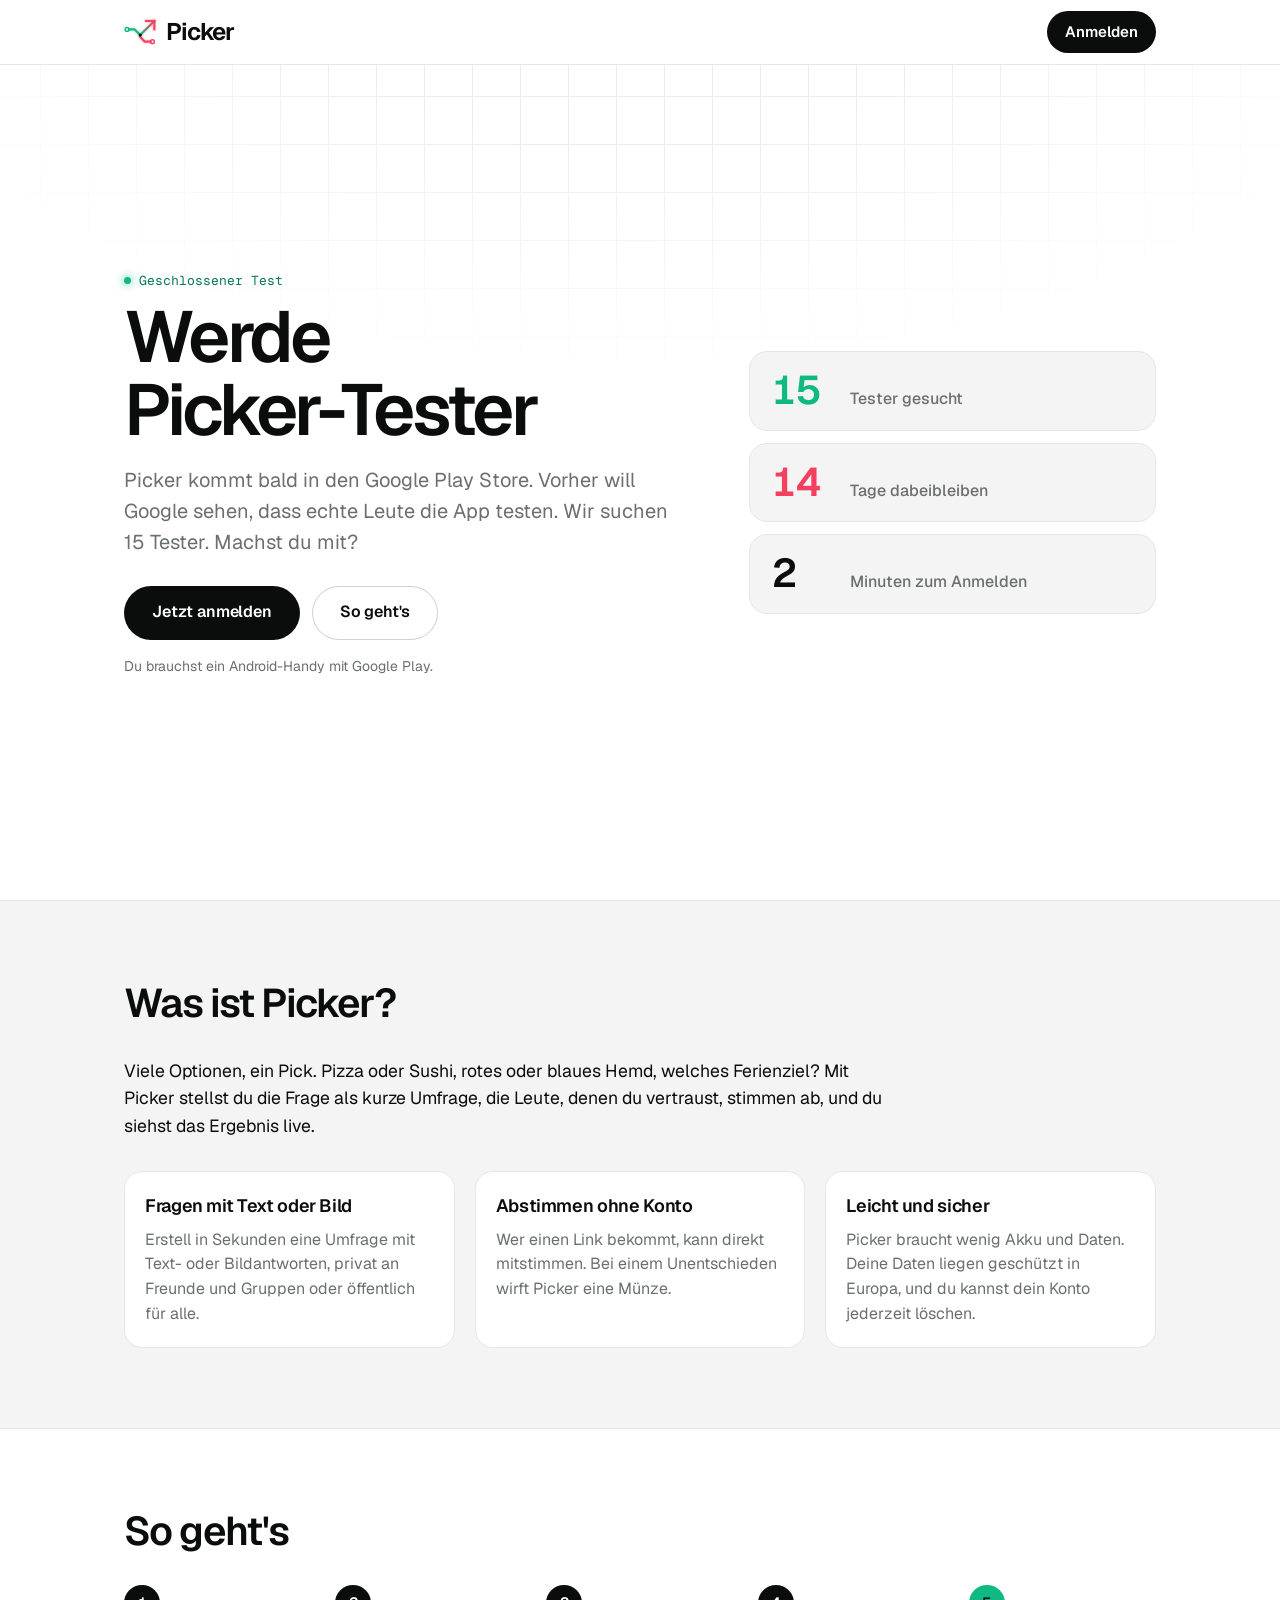
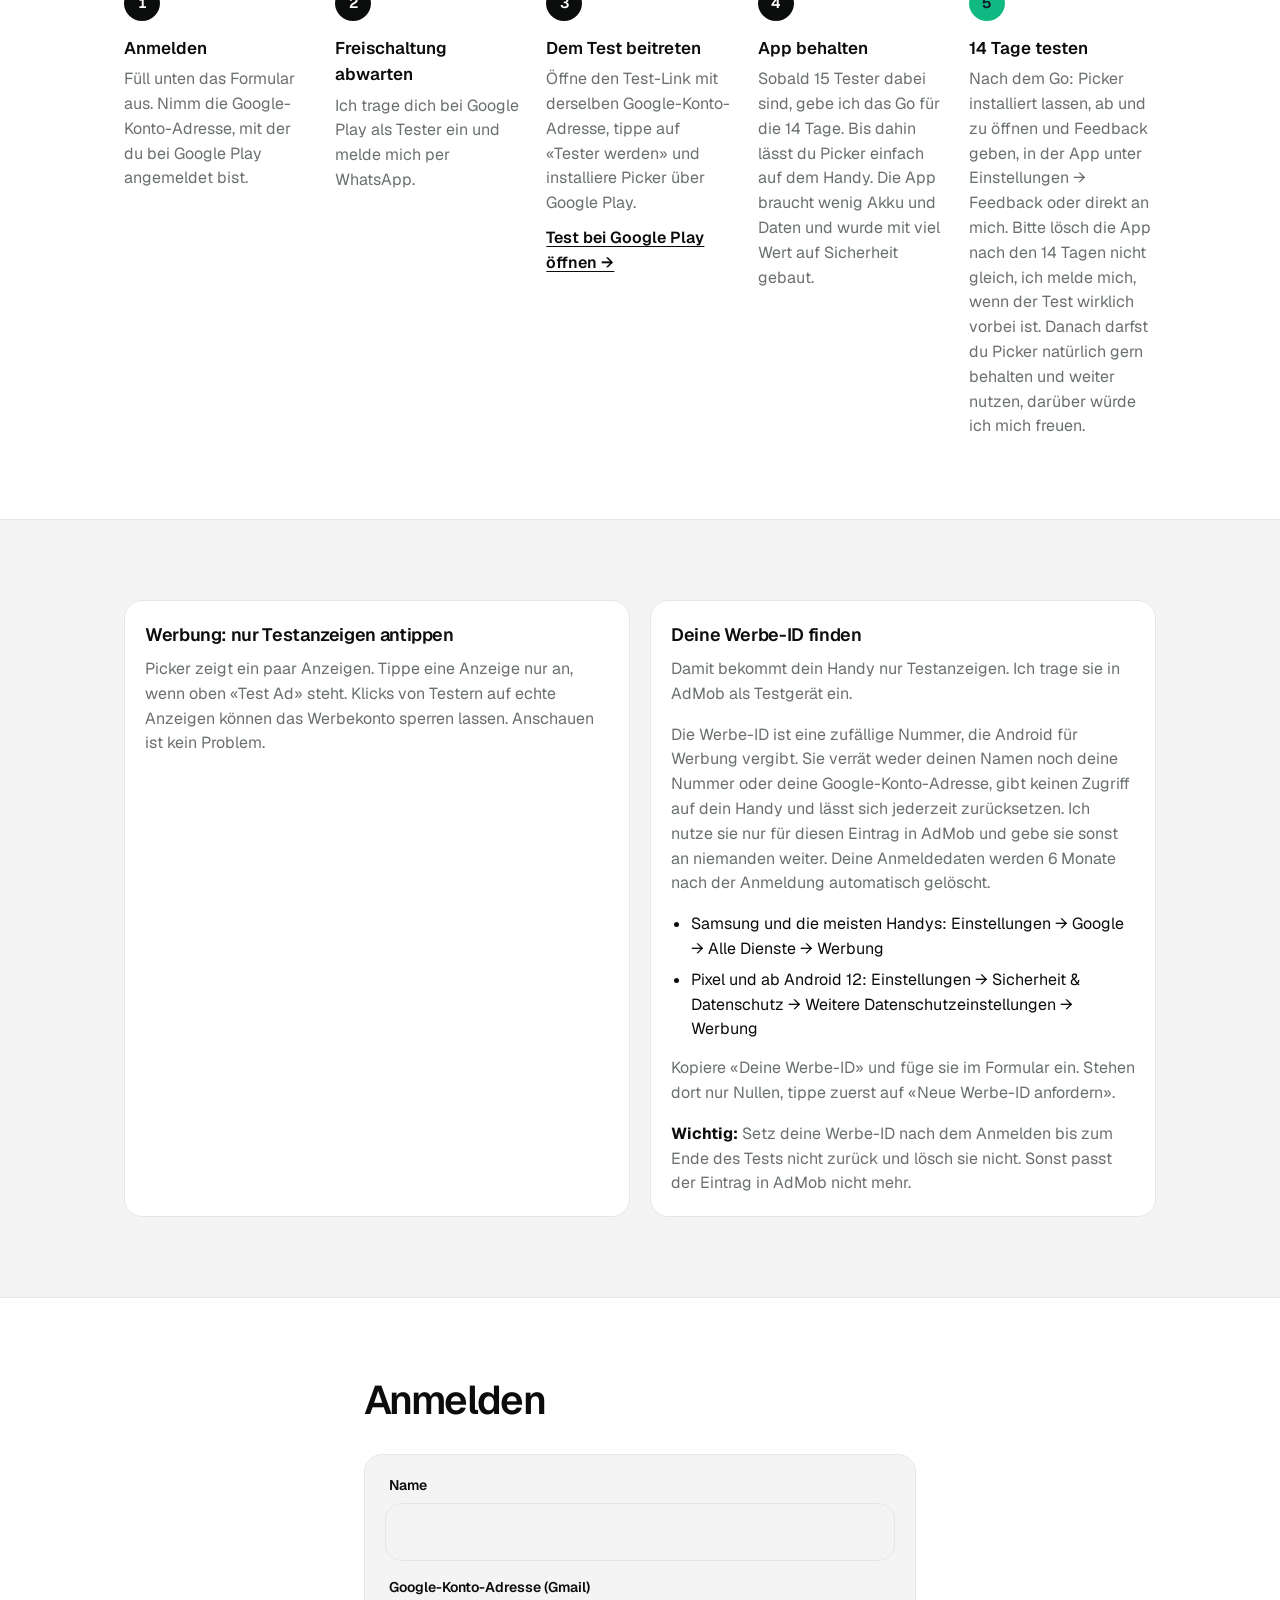
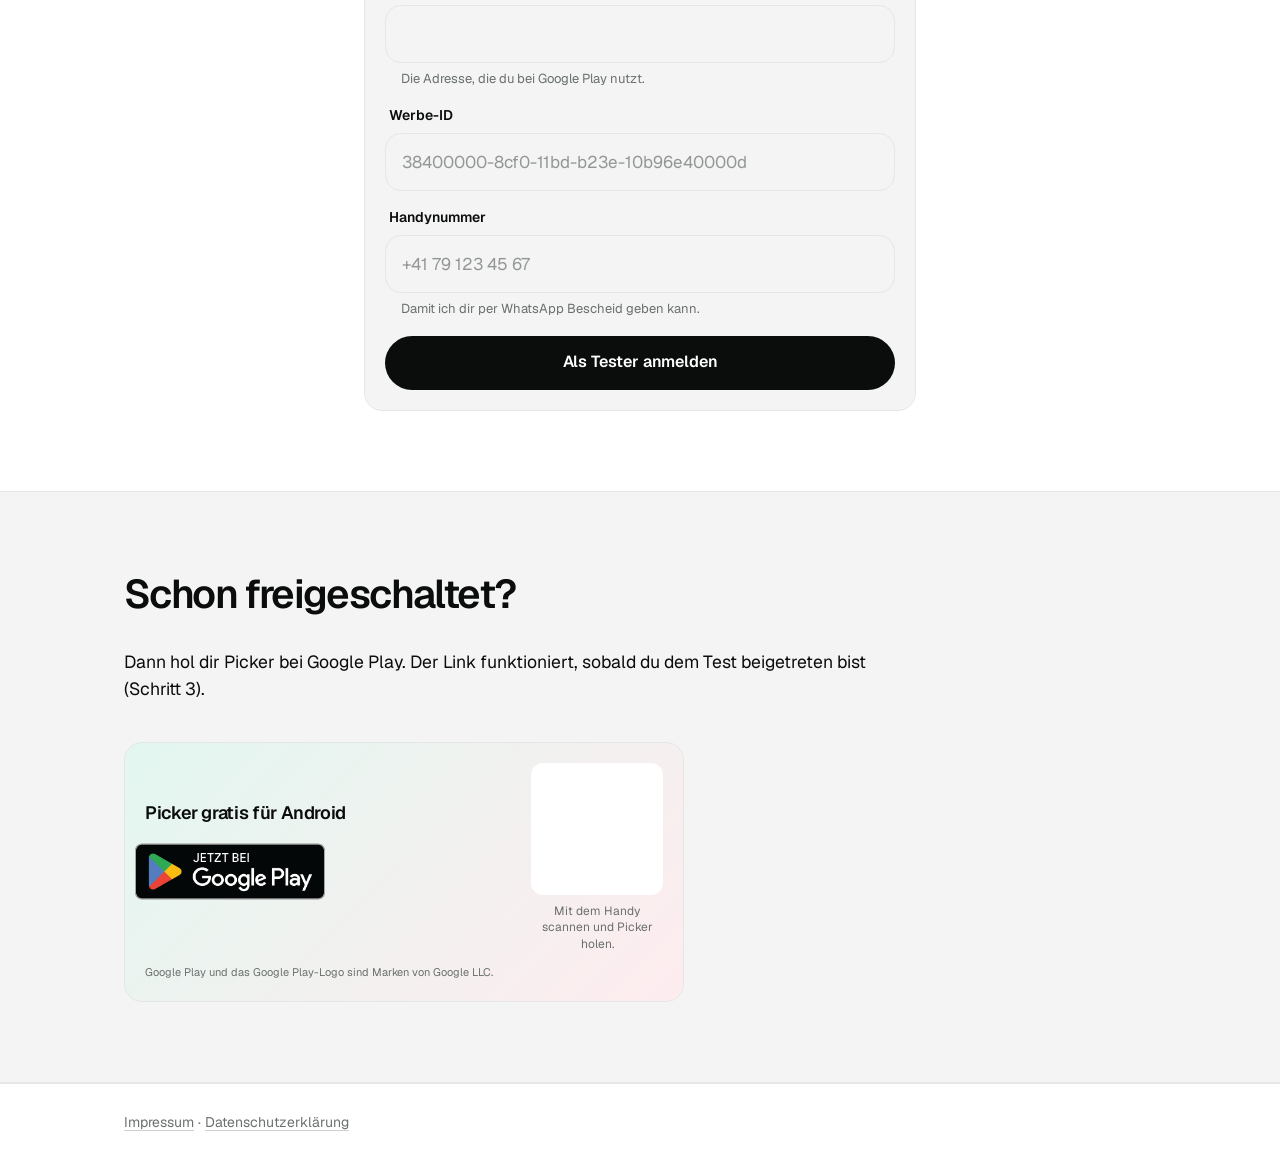
<file: testen/index.html>
<!doctype html>
<html lang="de">
<head>
  <meta charset="utf-8">
  <meta name="viewport" content="width=device-width, initial-scale=1">
  <meta name="referrer" content="no-referrer">
  <meta name="robots" content="noindex, nofollow">
  <meta http-equiv="Content-Security-Policy" content="default-src 'none'; script-src 'self' https://challenges.cloudflare.com; frame-src https://challenges.cloudflare.com; style-src 'self'; font-src 'self'; img-src 'self'; connect-src https://glebczptvyoojznohtsc.supabase.co; base-uri 'none'; form-action 'none'">
  <meta name="theme-color" content="#ffffff" media="(prefers-color-scheme: light)">
  <meta name="theme-color" content="#000000" media="(prefers-color-scheme: dark)">
  <title>Picker · Tester werden</title>
  <link rel="icon" href="../favicon.svg" type="image/svg+xml">
  <link rel="icon" href="../favicon-32.png" type="image/png" sizes="32x32">
  <link rel="apple-touch-icon" href="../apple-touch-icon.png">
  <link rel="stylesheet" href="../assets/picker.css">
  <script src="testen.js" defer></script>
</head>
<body class="tp">
<!-- Sign-up page for the closed test on Google Play (picker.lutekops.ch/testen/), German only.
     testen.js sends the form to the edge function tester-signup (Turnstile check, stored in tester_signups,
     email to the developer). -->
<header class="tp-nav">
  <div class="tp-wrap tp-nav-row">
    <a class="brand" href="../" aria-label="Picker">
      <svg class="mark" viewBox="0 0 68 68"><defs><linearGradient id="pk-s" gradientUnits="userSpaceOnUse" x1="34.5" y1="40.5" x2="64.5" y2="10.5"><stop offset="0" stop-color="#10B981"/><stop offset="1" stop-color="#F43F5E"/></linearGradient></defs><g class="glow"><path d="M10.5 28.5 L22.5 28.5 L34.5 40.5" stroke="#10B981" fill="none" stroke-width="12" stroke-opacity="0.07" stroke-linecap="round" stroke-linejoin="round"/><path d="M56.5 54.5 L44.5 54.5 L34.5 44.5 L34.5 40.5" stroke="#F43F5E" fill="none" stroke-width="12" stroke-opacity="0.07" stroke-linecap="round" stroke-linejoin="round"/><path d="M34.5 40.5 L64.5 10.5" stroke="url(#pk-s)" fill="none" stroke-width="12" stroke-opacity="0.07" stroke-linecap="round" stroke-linejoin="round"/><path d="M46.5 10.5 L64.5 10.5 L64.5 28.5" stroke="#F43F5E" fill="none" stroke-width="12" stroke-opacity="0.07" stroke-linecap="round" stroke-linejoin="round"/><path d="M10.5 28.5 L22.5 28.5 L34.5 40.5" stroke="#10B981" fill="none" stroke-width="8" stroke-opacity="0.12" stroke-linecap="round" stroke-linejoin="round"/><path d="M56.5 54.5 L44.5 54.5 L34.5 44.5 L34.5 40.5" stroke="#F43F5E" fill="none" stroke-width="8" stroke-opacity="0.12" stroke-linecap="round" stroke-linejoin="round"/><path d="M34.5 40.5 L64.5 10.5" stroke="url(#pk-s)" fill="none" stroke-width="8" stroke-opacity="0.12" stroke-linecap="round" stroke-linejoin="round"/><path d="M46.5 10.5 L64.5 10.5 L64.5 28.5" stroke="#F43F5E" fill="none" stroke-width="8" stroke-opacity="0.12" stroke-linecap="round" stroke-linejoin="round"/></g><g class="trace"><path d="M10.5 28.5 L22.5 28.5 L34.5 40.5" stroke="#10B981" fill="none" stroke-width="4.5" stroke-linecap="round" stroke-linejoin="round"/><path d="M56.5 54.5 L44.5 54.5 L34.5 44.5 L34.5 40.5" stroke="#F43F5E" fill="none" stroke-width="4.5" stroke-linecap="round" stroke-linejoin="round"/><path d="M34.5 40.5 L64.5 10.5" stroke="url(#pk-s)" fill="none" stroke-width="4.5" stroke-linecap="round" stroke-linejoin="round"/><path d="M46.5 10.5 L64.5 10.5 L64.5 28.5" stroke="#F43F5E" fill="none" stroke-width="4.5" stroke-linecap="round" stroke-linejoin="round"/><circle cx="6.5" cy="28.5" r="4" fill="none" stroke="#10B981" stroke-width="3"/><circle cx="60.5" cy="54.5" r="4" fill="none" stroke="#F43F5E" stroke-width="3"/><circle cx="34.5" cy="40.5" r="3.2" fill="currentColor"/></g></svg>
      Picker
    </a>
    <a class="tp-nav-cta" href="#anmelden">Anmelden</a>
  </div>
</header>

<main>
  <section class="tp-hero">
    <div class="tp-wrap tp-hero-grid">
      <div>
        <p class="tagline">Geschlossener Test</p>
        <h1>Werde Picker-Tester</h1>
        <p class="motto">Picker kommt bald in den Google Play Store. Vorher will Google sehen, dass echte Leute die App testen. Wir suchen 15 Tester. Machst du mit?</p>
        <div class="tp-actions">
          <a class="button" href="#anmelden">Jetzt anmelden</a>
          <a class="button button-secondary" href="#ablauf">So geht's</a>
        </div>
        <p class="note">Du brauchst ein Android-Handy mit Google Play.</p>
      </div>
      <div class="tp-facts" aria-label="Eckdaten">
        <div class="tp-fact"><b>15</b><span>Tester gesucht</span></div>
        <div class="tp-fact"><b>14</b><span>Tage dabeibleiben</span></div>
        <div class="tp-fact"><b>2</b><span>Minuten zum Anmelden</span></div>
      </div>
    </div>
  </section>

  <section class="tp-section tp-alt" id="picker">
    <div class="tp-wrap">
      <h2>Was ist Picker?</h2>
      <p class="tp-lead">Viele Optionen, ein Pick. Pizza oder Sushi, rotes oder blaues Hemd, welches Ferienziel? Mit Picker stellst du die Frage als kurze Umfrage, die Leute, denen du vertraust, stimmen ab, und du siehst das Ergebnis live.</p>
      <div class="tp-cards">
        <div class="card">
          <h3>Fragen mit Text oder Bild</h3>
          <p>Erstell in Sekunden eine Umfrage mit Text- oder Bildantworten, privat an Freunde und Gruppen oder öffentlich für alle.</p>
        </div>
        <div class="card">
          <h3>Abstimmen ohne Konto</h3>
          <p>Wer einen Link bekommt, kann direkt mitstimmen. Bei einem Unentschieden wirft Picker eine Münze.</p>
        </div>
        <div class="card">
          <h3>Leicht und sicher</h3>
          <p>Picker braucht wenig Akku und Daten. Deine Daten liegen geschützt in Europa, und du kannst dein Konto jederzeit löschen.</p>
        </div>
      </div>
    </div>
  </section>

  <section class="tp-section" id="ablauf">
    <div class="tp-wrap">
      <h2>So geht's</h2>
      <ol class="tp-steps">
        <li><strong>Anmelden</strong><span>Füll unten das Formular aus. Nimm die Google-Konto-Adresse, mit der du bei Google Play angemeldet bist.</span></li>
        <li><strong>Freischaltung abwarten</strong><span>Ich trage dich bei Google Play als Tester ein und melde mich per WhatsApp.</span></li>
        <li><strong>Dem Test beitreten</strong><span>Öffne den Test-Link mit derselben Google-Konto-Adresse, tippe auf «Tester werden» und installiere Picker über Google Play.</span>
          <a class="tp-link" href="https://play.google.com/apps/testing/ch.lutekops.picker" target="_blank" rel="noopener">Test bei Google Play öffnen →</a></li>
        <li><strong>App behalten</strong><span>Sobald 15 Tester dabei sind, gebe ich das Go für die 14 Tage. Bis dahin lässt du Picker einfach auf dem Handy. Die App braucht wenig Akku und Daten und wurde mit viel Wert auf Sicherheit gebaut.</span></li>
        <li><strong>14 Tage testen</strong><span>Nach dem Go: Picker installiert lassen, ab und zu öffnen und Feedback geben, in der App unter Einstellungen → Feedback oder direkt an mich. Bitte lösch die App nach den 14 Tagen nicht gleich, ich melde mich, wenn der Test wirklich vorbei ist. Danach darfst du Picker natürlich gern behalten und weiter nutzen, darüber würde ich mich freuen.</span></li>
      </ol>
    </div>
  </section>

  <section class="tp-section tp-alt">
    <div class="tp-wrap tp-cards">
      <div class="card">
        <h3>Werbung: nur Testanzeigen antippen</h3>
        <p>Picker zeigt ein paar Anzeigen. Tippe eine Anzeige nur an, wenn oben «Test Ad» steht. Klicks von Testern auf echte Anzeigen können das Werbekonto sperren lassen. Anschauen ist kein Problem.</p>
      </div>
      <div class="card">
        <h3>Deine Werbe-ID finden</h3>
        <p>Damit bekommt dein Handy nur Testanzeigen. Ich trage sie in AdMob als Testgerät ein.</p>
        <p>Die Werbe-ID ist eine zufällige Nummer, die Android für Werbung vergibt. Sie verrät weder deinen Namen noch deine Nummer oder deine Google-Konto-Adresse, gibt keinen Zugriff auf dein Handy und lässt sich jederzeit zurücksetzen. Ich nutze sie nur für diesen Eintrag in AdMob und gebe sie sonst an niemanden weiter. Deine Anmeldedaten werden 6 Monate nach der Anmeldung automatisch gelöscht.</p>
        <ul>
          <li>Samsung und die meisten Handys: Einstellungen → Google → Alle Dienste → Werbung</li>
          <li>Pixel und ab Android 12: Einstellungen → Sicherheit &amp; Datenschutz → Weitere Datenschutzeinstellungen → Werbung</li>
        </ul>
        <p>Kopiere «Deine Werbe-ID» und füge sie im Formular ein. Stehen dort nur Nullen, tippe zuerst auf «Neue Werbe-ID anfordern».</p>
        <p><strong>Wichtig:</strong> Setz deine Werbe-ID nach dem Anmelden bis zum Ende des Tests nicht zurück und lösch sie nicht. Sonst passt der Eintrag in AdMob nicht mehr.</p>
      </div>
    </div>
  </section>

  <section class="tp-section" id="anmelden">
    <div class="tp-wrap tp-form-wrap">
      <div id="view-form">
        <h2>Anmelden</h2>
        <form id="signup-form" class="card" novalidate>
          <div class="field" id="field-name">
            <label for="name">Name</label>
            <input id="name" name="name" type="text" autocomplete="name" maxlength="80" required>
          </div>
          <div class="field" id="field-email">
            <label for="email">Google-Konto-Adresse (Gmail)</label>
            <input id="email" name="email" type="email" autocomplete="email" maxlength="320" inputmode="email" required>
            <p class="hint">Die Adresse, die du bei Google Play nutzt.</p>
          </div>
          <div class="field" id="field-adid">
            <label for="adid">Werbe-ID</label>
            <input id="adid" name="adid" type="text" autocomplete="off" autocapitalize="off" spellcheck="false" maxlength="36" required placeholder="38400000-8cf0-11bd-b23e-10b96e40000d">
          </div>
          <div class="field" id="field-phone">
            <label for="phone">Handynummer</label>
            <input id="phone" name="phone" type="tel" autocomplete="tel" maxlength="32" required placeholder="+41 79 123 45 67">
            <p class="hint">Damit ich dir per WhatsApp Bescheid geben kann.</p>
          </div>
          <div class="alert" id="signup-error" role="alert" hidden></div>
          <div id="captcha"></div>
          <button class="button" id="signup-submit" type="submit"><span class="spinner" hidden></span><span>Als Tester anmelden</span></button>
        </form>
      </div>
      <div id="view-done" class="card done" hidden>
        <h2 tabindex="-1" id="done-title">Danke, du bist angemeldet!</h2>
        <p>Ich schalte dich frei und melde mich per WhatsApp. Danach geht's mit Schritt 3 weiter.</p>
      </div>
    </div>
  </section>
  <section class="tp-section tp-alt" id="app">
    <div class="tp-wrap">
      <h2>Schon freigeschaltet?</h2>
      <p class="tp-lead">Dann hol dir Picker bei Google Play. Der Link funktioniert, sobald du dem Test beigetreten bist (Schritt 3).</p>
      <div class="get-app">
        <div class="get-app-row">
          <div>
            <p class="get-app-title">Picker gratis für Android</p>
            <a class="play-badge" href="https://play.google.com/store/apps/details?id=ch.lutekops.picker&amp;referrer=utm_source%3Dtesten"><img src="../assets/badges/google-play-de.png" width="646" height="250" alt="Jetzt bei Google Play"></a>
          </div>
          <figure class="qr"><img src="../assets/qr-play.svg" width="148" height="148" alt="QR-Code: Picker bei Google Play" loading="lazy"><figcaption>Mit dem Handy scannen und Picker holen.</figcaption></figure>
        </div>
        <p class="trademark">Google Play und das Google Play-Logo sind Marken von Google LLC.</p>
      </div>
    </div>
  </section>
</main>

<footer class="tp-footer">
  <div class="tp-wrap"><a href="../impressum/#de">Impressum</a> · <a href="../privacy/#de">Datenschutzerklärung</a></div>
</footer>
</body>
</html>
</file>
<file: assets/picker.css>
/* Picker web pages ("Clear Pick", web look "Circuit"): same tokens as the app theme (ui/theme/Color.kt). The chrome
   is black and white (pure white, true black, hairlines) on a faint circuit grid; Mint and Coral carry data (option
   A and B) and the logo's traces. Actions are ink: black on light, white on dark. Light is the default, dark follows
   the system setting. */
@font-face {
  font-family: "Geist";
  src: url("fonts/geist.ttf") format("truetype");
  font-weight: 100 900;
  font-display: swap;
}
/* Geist Mono (same OFL license as Geist, fonts/OFL-Geist.txt), latin subset: labels, numbers, the ticker. */
@font-face {
  font-family: "Geist Mono";
  src: url("fonts/geist-mono-latin.woff2") format("woff2");
  font-weight: 100 900;
  font-display: swap;
}

:root {
  /* Palette (like Palette in Color.kt) */
  --white: #ffffff;
  --black: #000000;
  --snow: #f3f5f4;
  --mist-50: #f3f4f3;
  --mist-100: #e9ebea;
  --mist-200: #e5e7e6;
  --mist-300: #cdd1cf;
  --graphite: #6a706d;
  --fog: #8c928f;
  --moss-700: #3a3f3c;
  --moss-800: #232725;
  --moss-850: #1c1f1d;
  --moss-900: #101211;
  --ink-900: #0b0d0c;
  --slate-900: #0f172a;
  --mint-400: #34d399;
  --mint-500: #10b981;
  --mint-700: #047857;
  --coral-400: #fb7185;
  --coral-500: #f43f5e;
  --coral-700: #be123c;
  --red-100: #fee2e2;
  --red-400: #f87171;
  --red-600: #dc2626;
  --red-900: #7f1d1d;

  /* Roles (light scheme, the default) */
  --bg: var(--white);
  --surface: var(--mist-50);
  --surface-high: var(--mist-100);
  --text: var(--ink-900);
  --text-muted: var(--graphite);
  --outline: var(--mist-200);
  --outline-strong: var(--mist-300);
  --action: var(--ink-900);
  --on-action: var(--white);
  --option-a: var(--mint-500);
  --option-b: var(--coral-500);
  --accent: var(--mint-700);
  --error: var(--red-600);
  --error-container: var(--red-100);
  --on-error-container: var(--red-900);
  --focus: var(--ink-900);
  --on-option: var(--slate-900);
  --ink: var(--slate-900);
  --accent-b: var(--coral-700);     /* coral text (chips, ticker) */
  --grid: #eceeed;                  /* Circuit grid behind the top of every page */
  --glow: rgba(15, 23, 42, .12);    /* shadow under the phone frames */
  color-scheme: light;
}

@media (prefers-color-scheme: dark) {
  :root {
    --bg: var(--black);
    --surface: var(--moss-900);
    --surface-high: var(--moss-850);
    --text: var(--snow);
    --text-muted: var(--fog);
    --outline: var(--moss-800);
    --outline-strong: var(--moss-700);
    --action: var(--snow);
    --on-action: var(--black);
    --option-a: var(--mint-400);
    --option-b: var(--coral-400);
    --accent: var(--mint-400);
    --error: var(--red-400);
    --error-container: var(--red-900);
    --on-error-container: var(--red-100);
    --focus: var(--snow);
    --accent-b: var(--coral-400);
    --grid: #151816;
    --glow: rgba(16, 185, 129, .18);
    color-scheme: dark;
  }
}

* { box-sizing: border-box; }

html, body { margin: 0; }

body {
  min-height: 100vh;
  min-height: 100dvh;
  background: var(--bg);
  color: var(--text);
  font: 16px/1.55 "Geist", system-ui, -apple-system, "Segoe UI", Roboto, sans-serif;
  -webkit-text-size-adjust: 100%;
  -webkit-font-smoothing: antialiased;
  position: relative;
}
/* The Circuit grid: 48px hairline squares, fading out below the top of the page. */
body::before {
  content: "";
  position: absolute;
  inset: 0 0 auto;
  height: 720px;
  z-index: -1;
  pointer-events: none;
  background-image: linear-gradient(var(--grid) 1px, transparent 1px), linear-gradient(90deg, var(--grid) 1px, transparent 1px);
  background-size: 48px 48px;
  background-position: center top;
  -webkit-mask-image: radial-gradient(ellipse 80% 70% at 50% 0%, #000 30%, transparent 75%);
  mask-image: radial-gradient(ellipse 80% 70% at 50% 0%, #000 30%, transparent 75%);
}

a { color: var(--text); text-underline-offset: 3px; text-decoration-color: var(--outline-strong); }
a:hover { text-decoration-color: currentColor; }
a:focus-visible { outline: 2px solid var(--focus); outline-offset: 2px; border-radius: 4px; }

main {
  max-width: 440px;
  margin: 0 auto;
  padding: 40px 20px 48px;
}

/* Wordmark: the mark plus "Picker" in Geist, like the app's brand lockup. */
.brand {
  display: flex;
  align-items: center;
  gap: 12px;
  font-weight: 650;
  font-size: 34px;
  line-height: 1;
  letter-spacing: -0.045em;
  color: var(--text);
  text-decoration: none;
  margin-bottom: 32px;
}
.brand .mark { width: 44px; height: 44px; }

/* The Circuit mark: two traces (A mint, B coral) meet in one junction and leave as one arrow.
   The junction takes the text color (fill="currentColor"), so it shows on white and on black. */
.mark { display: block; overflow: visible; color: var(--text); }
.mark .glow { opacity: 1; }
.mark-lg { width: 96px; height: 96px; margin: 8px 0 24px; }
.mark-lg .glow { animation: glow 2.4s ease-in-out infinite; }
.mark .check { opacity: 0; transform: scale(.4); transform-origin: 12px 56px; transition: opacity .2s, transform .2s cubic-bezier(.2, .9, .3, 1.2); }
.mark[data-state="done"] .check { opacity: 1; transform: none; }
.mark[data-state="invalid"] .trace, .mark[data-state="invalid"] .glow { filter: grayscale(1); opacity: .45; animation: none; }
@keyframes glow { 0%, 100% { opacity: .55; } 50% { opacity: 1; } }
@media (prefers-reduced-motion: reduce) {
  .mark-lg .glow { animation: none; }
  .mark .check { transition: none; }
}

h1 {
  font-weight: 600;
  font-size: 34px;
  line-height: 1.1;
  letter-spacing: -0.04em;
  margin: 0 0 10px;
  text-wrap: balance;
}

p { margin: 0 0 16px; color: var(--text-muted); }
p strong { color: var(--text); }

.card {
  background: var(--surface);
  border: 1px solid var(--outline);
  border-radius: 18px;
  padding: 20px;
}

form { margin-top: 24px; display: grid; gap: 16px; }

.field label {
  display: block;
  font-weight: 600;
  font-size: 14px;
  margin: 0 0 6px 4px;
}
.input-wrap { position: relative; }
.field input {
  width: 100%;
  font: inherit;
  font-size: 17px;
  color: var(--text);
  background: var(--surface);
  border: 1px solid var(--outline);
  border-radius: 16px;
  padding: 15px 56px 15px 16px;
  outline: none;
}
.field input::placeholder { color: var(--text-muted); opacity: .7; }
.field input:focus { border-color: var(--text); box-shadow: 0 0 0 3px color-mix(in srgb, var(--text) 12%, transparent); }
.field.invalid input { border-color: var(--error); }
.field .hint { font-size: 13px; margin: 6px 0 0 16px; color: var(--text-muted); }
.field.invalid .hint { color: var(--error); }

.toggle {
  position: absolute;
  right: 6px;
  top: 50%;
  transform: translateY(-50%);
  width: 44px;
  height: 44px;
  border: 0;
  border-radius: 50%;
  background: transparent;
  color: var(--text-muted);
  cursor: pointer;
  display: grid;
  place-items: center;
}
.toggle:focus-visible { outline: 2px solid var(--focus); }
.toggle svg { width: 22px; height: 22px; }

/* Actions are ink pills, like the app's primary button. */
.button {
  appearance: none;
  border: 0;
  width: 100%;
  min-height: 54px;
  border-radius: 999px;
  background: var(--action);
  color: var(--on-action);
  font: inherit;
  font-weight: 600;
  font-size: 16px;
  letter-spacing: -0.01em;
  cursor: pointer;
  display: inline-flex;
  align-items: center;
  justify-content: center;
  gap: 10px;
  text-decoration: none;
  transition: transform .12s, opacity .12s;
}
.button:hover { opacity: .88; }
.button:active { transform: scale(.97); }
.button:focus-visible { outline: 3px solid var(--focus); outline-offset: 3px; }
.button[disabled] { opacity: .5; cursor: progress; }
@media (prefers-reduced-motion: reduce) { .button { transition: none; } .button:active { transform: none; } }
.spinner {
  width: 18px; height: 18px; border-radius: 50%;
  border: 2.5px solid currentColor; border-right-color: transparent;
  animation: spin .8s linear infinite;
}
@keyframes spin { to { transform: rotate(360deg); } }

.alert {
  border-radius: 14px;
  padding: 12px 16px;
  background: var(--error-container);
  color: var(--on-error-container);
  font-size: 15px;
}

.steps {
  background: var(--surface);
  border: 1px solid var(--outline);
  border-radius: 18px;
  padding: 16px 20px 16px 40px;
  margin: 8px 0 0;
}
.steps li { margin: 4px 0; }

.note { font-size: 14px; color: var(--text-muted); }

/* Share link page (404.html + poll.js): vote in the browser. */
.field select {
  width: 100%;
  font: inherit;
  font-size: 17px;
  color: var(--text);
  background: var(--surface);
  border: 1px solid var(--outline);
  border-radius: 16px;
  padding: 14px 16px;
}
.field select:focus { outline: none; border-color: var(--text); box-shadow: 0 0 0 3px color-mix(in srgb, var(--text) 12%, transparent); }
.check-row { display: flex; gap: 12px; align-items: flex-start; font-size: 15px; line-height: 1.45; }
.check-row input { width: 20px; height: 20px; margin: 2px 0 0; flex: none; accent-color: var(--action); }
.check-row a { color: var(--text); }
.choices { display: grid; gap: 10px; }
.choice {
  display: flex; align-items: center; gap: 12px;
  background: var(--surface); border: 1px solid var(--outline); border-radius: 14px;
  padding: 14px 16px; cursor: pointer; font-size: 17px;
  transition: border-color .12s;
}
.choice:hover { border-color: var(--outline-strong); }
.choice:has(input:checked) { border-color: var(--text); box-shadow: 0 0 0 1px var(--text); }
.choice input { width: 20px; height: 20px; margin: 0; flex: none; accent-color: var(--action); }
.choice span { min-width: 0; overflow-wrap: anywhere; }
.thumb { width: 56px; height: 56px; border-radius: 10px; object-fit: cover; flex: none; background: var(--outline); }
.results { display: grid; gap: 14px; margin-top: 8px; }
.result-line { display: flex; align-items: center; gap: 12px; margin-bottom: 6px; }
.result-label { flex: 1; min-width: 0; overflow-wrap: anywhere; }
.result.mine .result-label { font-weight: 650; }
.bar { height: 10px; border-radius: 999px; background: var(--outline); overflow: hidden; }
.bar > div { height: 100%; border-radius: 999px; background: var(--option-b); }
.result.mine .bar > div { background: var(--option-a); }
.promo { margin-top: 40px; }
#poll-status { margin-top: 16px; }
#captcha:empty { display: none; }
.footer { margin-top: 40px; padding-top: 20px; border-top: 1px solid var(--outline); font-size: 13px; color: var(--text-muted); }
.footer a, .legal a { color: var(--text); }
.footer a { color: var(--text-muted); }
.footer a:hover { color: var(--text); }

/* Get the app (every page): Google's official badge as is (its clear space is part of the image),
   plus a QR code only where a phone camera can reach it: a wide screen used with a mouse. */
.get-app { margin-top: 40px; padding: 20px; background: linear-gradient(135deg, color-mix(in srgb, var(--option-a) 12%, var(--bg)), color-mix(in srgb, var(--option-b) 10%, var(--bg))); border: 1px solid var(--outline); border-radius: 18px; }
.get-app-row { display: flex; align-items: center; justify-content: space-between; gap: 24px; }
.get-app-title { font-weight: 600; font-size: 18px; letter-spacing: -0.02em; color: var(--text); margin: 0 0 8px; }
.play-badge { display: inline-block; line-height: 0; border-radius: 10px; margin-left: -10px; }
.play-badge img { width: 190px; height: auto; }
.play-badge:focus-visible { outline: 3px solid var(--focus); outline-offset: 2px; }
.qr { display: none; flex: none; width: 132px; margin: 0; text-align: center; }
.qr svg, .qr img { display: block; width: 132px; height: 132px; border-radius: 12px; background: var(--white); }
.qr figcaption { margin-top: 8px; font-size: 12px; line-height: 1.35; color: var(--text-muted); }
@media (min-width: 720px) and (hover: hover) and (pointer: fine) { .qr { display: block; } }
.get-app .note { margin: 12px 0 0; }
.trademark { font-size: 11px; color: var(--text-muted); margin: 12px 0 0; }
.legal .get-app, .tp .get-app { max-width: 560px; }

/* Landing page (index.html, 404.html) */
.hero { text-align: left; }
.tagline {
  font: 400 13px/1.4 "Geist Mono", ui-monospace, Menlo, monospace;
  color: var(--accent);
  margin: 0 0 10px;
  display: flex;
  align-items: center;
  gap: 8px;
}
/* The live dot: the one bit of color in the chrome, like the "live" pill in the app. */
.tagline::before { content: ""; width: 7px; height: 7px; border-radius: 50%; background: var(--option-a); box-shadow: 0 0 10px var(--option-a); animation: pulse 1.6s ease-in-out infinite; }
@keyframes pulse { 50% { opacity: .35; } }
@media (prefers-reduced-motion: reduce) { .tagline::before { animation: none; } }
.motto { font-size: 18px; color: var(--text-muted); margin: 0 0 28px; }

/* A/B example: option badges (never color alone) and a tug bar with tabular numbers. */
.demo { margin: 8px 0 28px; display: grid; gap: 14px; }
.demo-question { font-weight: 600; font-size: 17px; letter-spacing: -0.01em; color: var(--text); margin: 0; }
.option { display: flex; align-items: center; gap: 12px; }
.badge {
  width: 28px; height: 28px; border-radius: 8px;
  display: grid; place-items: center;
  font-weight: 700; font-size: 14px;
  color: var(--on-option);
}
.badge-a { background: var(--option-a); }
.badge-b { background: var(--option-b); }
.option-label { flex: 1; color: var(--text); }
.pct { font-variant-numeric: tabular-nums; font-weight: 650; }
.tug { display: flex; height: 10px; border-radius: 999px; overflow: hidden; gap: 3px; }
.tug-a { background: var(--option-a); flex: 62; border-radius: 999px; }
.tug-b { background: var(--option-b); flex: 38; border-radius: 999px; }

/* Legal texts (privacy/, terms/): long reading pages, generated by scripts/generate_legal_web.py. */
main.legal { max-width: 720px; }
.legal .brand { margin-bottom: 16px; font-size: 26px; gap: 10px; }
.legal .brand .mark { width: 34px; height: 34px; }
.lang-switch { margin-bottom: 32px; font-size: 14px; color: var(--text-muted); }
.lang-switch a { color: var(--text-muted); }
.legal article + article { margin-top: 56px; padding-top: 32px; border-top: 1px solid var(--outline); }
.legal h1 { font-size: 30px; }
.legal h2 { font-weight: 600; font-size: 20px; letter-spacing: -0.02em; color: var(--text); margin: 36px 0 8px; }
.legal h3 { font-weight: 600; font-size: 16px; margin: 20px 0 6px; }
.legal ul { margin: 0 0 16px; padding-left: 22px; color: var(--text-muted); }
.legal li { margin: 4px 0; }
.legal :target { scroll-margin-top: 16px; }
.lang-switch a[aria-current] { color: var(--text); font-weight: 650; text-decoration: none; }

/* Page language (assets/lang.js sets <html data-lang>). Static translations show English until then;
   the legal pages show every language without JavaScript and only the chosen one with it. */
.i18n > [lang] { display: none; }
html:not([data-lang]) .i18n > [lang="en"],
html[data-lang="en"] .i18n > [lang="en"], html[data-lang="de"] .i18n > [lang="de"],
html[data-lang="fr"] .i18n > [lang="fr"], html[data-lang="it"] .i18n > [lang="it"],
html[data-lang="es"] .i18n > [lang="es"], html[data-lang="pt"] .i18n > [lang="pt"] { display: inline; }
html[data-lang] .legal article { display: none; }
html[data-lang="en"] .legal article[lang="en"], html[data-lang="de"] .legal article[lang="de"],
html[data-lang="fr"] .legal article[lang="fr"], html[data-lang="it"] .legal article[lang="it"],
html[data-lang="es"] .legal article[lang="es"], html[data-lang="pt"] .legal article[lang="pt"] {
  display: block; margin-top: 0; padding-top: 0; border-top: 0;
}

[hidden] { display: none !important; }

/* Headings focused by script (screen readers announce the new view) need no focus ring. */
h1[tabindex="-1"]:focus { outline: none; }
.legal a.brand { color: var(--text); text-decoration: none; }

/* Tester sign-up (testen/): a full-width page with top bar, hero, steps, two info cards and the form. */
body.tp main { max-width: none; margin: 0; padding: 0; }
.tp-wrap { max-width: 1080px; margin: 0 auto; padding: 0 24px; }
.tp-nav { position: sticky; top: 0; z-index: 10; background: color-mix(in srgb, var(--bg) 85%, transparent); backdrop-filter: blur(12px); border-bottom: 1px solid var(--outline); }
.tp-nav-row { display: flex; align-items: center; justify-content: space-between; min-height: 64px; }
.tp-nav .brand { margin: 0; font-size: 24px; gap: 10px; }
.tp-nav .brand .mark { width: 32px; height: 32px; }
.tp-nav-cta { color: var(--on-action); background: var(--action); font-weight: 600; font-size: 15px; text-decoration: none; padding: 9px 18px; border-radius: 999px; }
.tp-nav-cta:hover { opacity: .88; }
.tp-hero { min-height: calc(100vh - 65px); min-height: calc(100dvh - 65px); display: grid; align-items: center; padding: 56px 0; }
.tp-hero-grid { display: grid; grid-template-columns: 1.4fr 1fr; gap: 56px; align-items: center; }
.tp-hero h1 { font-size: clamp(40px, 6.5vw, 72px); line-height: 1.02; letter-spacing: -0.05em; margin-bottom: 18px; }
.tp-hero .motto { font-size: clamp(17px, 2vw, 20px); max-width: 34em; }
.tp-actions { display: flex; flex-wrap: wrap; gap: 12px; margin: 8px 0 16px; }
.tp-actions .button { width: auto; padding: 0 28px; }
.button-secondary { background: transparent; color: var(--text); box-shadow: inset 0 0 0 1px var(--outline-strong); }
.button-secondary:hover { opacity: 1; background: var(--surface); }
.tp-facts { display: grid; gap: 12px; }
.tp-fact { background: var(--surface); border: 1px solid var(--outline); border-radius: 18px; padding: 18px 22px; display: flex; align-items: baseline; gap: 14px; }
.tp-fact b { font-weight: 600; font-size: 40px; line-height: 1; letter-spacing: -0.04em; color: var(--text); font-variant-numeric: tabular-nums; min-width: 1.6em; }
.tp-fact:nth-child(1) b { color: var(--option-a); }
.tp-fact:nth-child(2) b { color: var(--option-b); }
.tp-fact span { color: var(--text-muted); font-weight: 500; }
.tp-section { padding: 80px 0; }
.tp-alt { background: var(--surface); border-block: 1px solid var(--outline); }
.tp-alt .card { background: var(--bg); }
.tp-section h2 { font-weight: 600; font-size: clamp(28px, 4vw, 40px); letter-spacing: -0.04em; line-height: 1.1; margin: 0 0 32px; }
.tp-section h3 { font-weight: 600; font-size: 18px; letter-spacing: -0.02em; margin: 0 0 8px; }
.tp-steps { list-style: none; counter-reset: step; margin: 0; padding: 0; display: grid; grid-template-columns: repeat(5, 1fr); gap: 28px 24px; }
@media (max-width: 960px) { .tp-steps { grid-template-columns: repeat(auto-fit, minmax(200px, 1fr)); } }
.tp-steps li { counter-increment: step; display: grid; align-content: start; gap: 6px; color: var(--text-muted); }
.tp-steps li::before { content: counter(step); width: 36px; height: 36px; border-radius: 50%; display: grid; place-items: center; margin-bottom: 8px;
  font-weight: 600; font-size: 15px; font-variant-numeric: tabular-nums; background: var(--action); color: var(--on-action); }
.tp-steps li:last-child::before { background: var(--option-a); color: var(--on-option); }
.tp-steps strong { color: var(--text); font-size: 17px; font-weight: 600; }
.tp-link { color: var(--text); font-weight: 600; text-decoration: underline; margin-top: 4px; }
.tp-lead { max-width: 760px; margin: 0 0 32px; font-size: 1.1rem; color: var(--text); }
.tp-cards { display: grid; grid-template-columns: repeat(auto-fit, minmax(300px, 1fr)); gap: 20px; }
.tp-cards .card p:last-child { margin-bottom: 0; }
.tp-cards ul { margin: 0 0 14px; padding-left: 20px; color: var(--text); }
.tp-cards li { margin: 6px 0; }
.tp-form-wrap { max-width: 600px; }
.tp-form-wrap form { margin-top: 0; }
.tp .field input { padding-right: 16px; }
.field .optional { font-weight: 400; color: var(--text-muted); }
.done { border-color: var(--option-a); }
.done h2 { margin: 0 0 8px; font-size: 26px; }
.done h2:focus { outline: none; }
.tp-footer { padding: 28px 0 40px; border-top: 1px solid var(--outline); font-size: 14px; color: var(--text-muted); }
.tp-footer a { color: var(--text-muted); }
.tp-footer a:hover { color: var(--text); }
#anmelden, #ablauf, #app { scroll-margin-top: 72px; }
@media (max-width: 760px) {
  .tp-hero-grid { grid-template-columns: 1fr; gap: 32px; }
  .tp-hero { min-height: 0; padding: 40px 0 56px; }
  .tp-wrap { padding: 0 20px; }
  .tp-section { padding: 56px 0; }
  .tp-cards { grid-template-columns: 1fr; }
}
@media (max-width: 420px) {
  .get-app-row { flex-direction: column; align-items: flex-start; gap: 0; }
}
@media (prefers-reduced-motion: no-preference) { html { scroll-behavior: smooth; } }

/* App screens (index.html): phone frames in a strip as wide as the window (up to 920px), scroll-snapped on
   small screens, centered when they all fit. The body is the size container, so 100cqw excludes the scrollbar. */
body:has(.screens) { container-type: inline-size; }
.screens { width: min(100cqw, 920px); margin: 4px 0 28px calc(50% - min(50cqw, 460px)); }
.screens-label {
  font-weight: 600; font-size: 13px; letter-spacing: .1em; text-transform: uppercase;
  color: var(--text-muted); margin: 0 auto 12px; padding: 0 20px; max-width: 440px;
}
.screens-list {
  list-style: none; margin: 0; padding: 4px 16px 12px;
  display: flex; gap: 12px;
  overflow-x: auto; overscroll-behavior-x: contain;
  scroll-snap-type: x mandatory; scroll-padding-inline: 16px;
  scrollbar-width: thin; scrollbar-color: var(--outline-strong) transparent;
}
.screens-list > li { flex: 0 0 clamp(156px, 50vw, 200px); scroll-snap-align: start; }
.screens-list > li:first-child { margin-left: auto; }
.screens-list > li:last-child { margin-right: auto; }
.screens-list:focus-visible { outline: 2px solid var(--focus); outline-offset: -2px; border-radius: 8px; }
.phone { margin: 0; }
.phone-frame {
  display: block; line-height: 0; padding: 5px;
  background: var(--surface); border: 1px solid var(--outline-strong); border-radius: 28px;
}
.phone-frame img { width: 100%; height: auto; border-radius: 23px; vertical-align: top; }
.phone figcaption { margin-top: 10px; font-size: 13px; line-height: 1.35; text-align: center; color: var(--text-muted); }

/* Promo clip (index.html): one phone frame, centered, below the screens strip. */
.clip { margin: 0 auto 28px; max-width: 440px; }
.clip-phone { width: min(280px, 72vw); margin: 0 auto; }
.phone-frame video { width: 100%; height: auto; border-radius: 23px; vertical-align: top; background: #0b1020; }

/* ---------- Landing page (index.html), look "Circuit" ----------
   Wide layout: nav, hero with the logo's traces drawn large (they draw themselves once on load), a ticker of
   example polls, a bento grid of features with real app screens, the promo clip and the get-app block. */
main.lp { max-width: 1120px; padding: 0 24px 48px; }
.lp-nav { display: flex; align-items: center; justify-content: space-between; gap: 16px; min-height: 72px; }
.lp-nav .brand { margin: 0; font-size: 24px; gap: 10px; }
.lp-nav .brand .mark { width: 32px; height: 32px; }
.lp-status { font: 400 12px "Geist Mono", ui-monospace, Menlo, monospace; color: var(--text-muted); display: flex; align-items: center; gap: 8px; }
.lp-status::before { content: ""; width: 8px; height: 8px; border-radius: 50%; background: var(--option-a); box-shadow: 0 0 10px var(--option-a); animation: pulse 1.6s ease-in-out infinite; }

.lp-hero { display: grid; grid-template-columns: 1.1fr 1fr; gap: 40px; align-items: center; padding: 48px 0 56px; }
.lp-hero .tagline { margin-bottom: 18px; }
.lp-hero h1 { font-size: clamp(44px, 6.6vw, 84px); line-height: .98; letter-spacing: -0.045em; margin: 0 0 22px; }
.lp-hero h1 em {
  font-style: normal;
  background: linear-gradient(90deg, var(--option-a), var(--option-b));
  -webkit-background-clip: text; background-clip: text; color: transparent;
}
.lp-hero .motto { max-width: 36ch; margin-bottom: 28px; }
.lp-ctas { display: flex; flex-wrap: wrap; gap: 12px 20px; align-items: center; }
.lp-ctas .play-badge { margin-left: -10px; }
.lp-ghost {
  font: 500 14px "Geist Mono", ui-monospace, Menlo, monospace; color: var(--text); text-decoration: none;
  border: 1px solid var(--outline-strong); padding: 13px 16px; border-radius: 12px; background: var(--bg);
}
.lp-ghost:hover { background: var(--surface); }

/* Hero art: the Circuit mark as line art. Colors come from the tokens, so it follows light and dark. */
.lp-art { position: relative; display: grid; place-items: center; min-width: 0; }
.lp-art svg { width: min(100%, 420px); height: auto; overflow: visible; }
.lp-art .t { fill: none; stroke-width: 2.2; stroke-linecap: round; stroke-linejoin: round; stroke-dasharray: 120; stroke-dashoffset: 120; animation: draw 1.6s cubic-bezier(.6, 0, .2, 1) forwards; }
.lp-art .ring { fill: none; stroke-width: 1.6; }
.lp-art .a { stroke: var(--option-a); } .lp-art .b { stroke: var(--option-b); } .lp-art .ab { stroke: url(#lp-ab); }
.lp-art .t2 { animation-delay: .25s; } .lp-art .t3 { animation-delay: .5s; } .lp-art .t4 { animation-delay: .75s; }
.lp-art .junction { fill: var(--text); }
.lp-art .stop-a { stop-color: var(--option-a); } .lp-art .stop-b { stop-color: var(--option-b); }
@keyframes draw { to { stroke-dashoffset: 0; } }
.lp-chip {
  position: absolute; font: 500 13px "Geist Mono", ui-monospace, Menlo, monospace; padding: 8px 12px; border-radius: 10px;
  background: var(--bg); border: 1px solid var(--outline); box-shadow: 0 8px 24px var(--glow); white-space: nowrap;
}
.lp-chip-a { left: 0; bottom: 16%; color: var(--accent); }
.lp-chip-b { right: 0; top: 48%; color: var(--accent-b); }

/* Ticker: example polls with their A/B split, full window width, loops (two copies, -50%). */
.lp-ticker { margin: 0 calc(50% - 50vw); border-block: 1px solid var(--outline); overflow: hidden; padding: 14px 0; white-space: nowrap; background: var(--bg); }
.lp-ticker-track { display: inline-flex; gap: 48px; padding-left: 48px; animation: tick 40s linear infinite; font: 400 14px "Geist Mono", ui-monospace, Menlo, monospace; color: var(--text-muted); }
.lp-ticker-track b { color: var(--text); font-weight: 500; }
.lp-ticker .ma { color: var(--accent); } .lp-ticker .mb { color: var(--accent-b); }
@keyframes tick { to { transform: translateX(-50%); } }

/* Bento grid: the Pick Tank tile spans two rows, the others peek a phone from the bottom edge. */
.lp-bento { display: grid; grid-template-columns: 1.2fr 1fr 1fr; gap: 16px; padding: 56px 0 16px; }
.lp-tile { background: var(--surface); border: 1px solid var(--outline); border-radius: 22px; padding: 24px; display: flex; flex-direction: column; gap: 10px; min-width: 0; overflow: hidden; }
.lp-tile h2, .lp-tile h3 { margin: 0; font-weight: 600; font-size: 20px; letter-spacing: -0.02em; color: var(--text); }
.lp-tile p { margin: 0; line-height: 1.5; font-size: 15px; }
.lp-tall { grid-row: span 2; }
.lp-label { font: 400 13px "Geist Mono", ui-monospace, Menlo, monospace; color: var(--text-muted); margin: 0 0 6px; display: flex; align-items: center; gap: 12px; }
.lp-label::after { content: ""; flex: 1; height: 1px; background: linear-gradient(90deg, var(--option-a), var(--option-b) 60%, transparent); }
.lp-tile .phone-frame { background: #000; border-color: #2a2e2c; box-shadow: 0 30px 80px var(--glow); }
.lp-tall .phone { width: min(100%, 250px); margin: 16px auto 0; }
.lp-peek { width: min(100%, 170px); margin: 14px auto -60px; }
.lp-stat { font: 600 48px/1 "Geist", system-ui, sans-serif; letter-spacing: -0.04em; color: var(--text); }
.lp-stat small { display: block; margin-top: 8px; font: 400 13px "Geist Mono", ui-monospace, Menlo, monospace; letter-spacing: 0; color: var(--text-muted); }

/* Try-it poll (assets/landing.js): tap an option, it gets one more vote. Bars are the A/B fills. */
.lp-poll { display: grid; gap: 8px; margin-top: 6px; }
.lp-opt {
  appearance: none; position: relative; overflow: hidden; display: flex; justify-content: space-between; gap: 12px;
  border: 1px solid var(--outline-strong); border-radius: 12px; padding: 12px 14px; background: var(--bg);
  font: 500 15px "Geist", system-ui, sans-serif; color: var(--text); cursor: pointer; text-align: left;
}
.lp-opt:hover { border-color: var(--text-muted); }
.lp-opt:focus-visible { outline: 2px solid var(--focus); outline-offset: 2px; }
.lp-opt > span { position: relative; }
.lp-opt .fill { position: absolute; inset: 0 auto 0 0; opacity: .22; transition: width .6s cubic-bezier(.2, .8, .2, 1); }
.lp-opt-a .fill { background: var(--option-a); width: 62%; } .lp-opt-b .fill { background: var(--option-b); width: 38%; }
.lp-opt .pct { font-family: "Geist Mono", ui-monospace, Menlo, monospace; font-weight: 500; }
.lp-opt[aria-pressed="true"] { border-color: var(--text); }
.lp-votes { font: 400 12px "Geist Mono", ui-monospace, Menlo, monospace; color: var(--text-muted); margin: 2px 0 0; }

/* Clip + get-app side by side on wide screens. */
.lp-end { display: grid; grid-template-columns: 1fr auto; gap: 40px; align-items: center; padding-top: 40px; }
.lp-end .get-app { margin-top: 0; padding: clamp(22px, 4vw, 40px); border-radius: 24px; }
.lp-end .get-app-title { font-size: clamp(26px, 3.6vw, 40px); letter-spacing: -0.04em; margin-bottom: 16px; }
.lp-end .clip { margin: 0; max-width: none; }
.lp-end .clip .screens-label { padding: 0; text-align: center; font: 400 13px "Geist Mono", ui-monospace, Menlo, monospace; text-transform: none; letter-spacing: 0; }
.lp-end .clip-phone { width: min(260px, 72vw); }
.lp-end .clip .phone-frame { background: #000; border-color: #2a2e2c; box-shadow: 0 30px 80px var(--glow); }
main.lp > .note { margin: 24px 0 0; }
main.lp .footer { font-family: "Geist Mono", ui-monospace, Menlo, monospace; font-size: 12px; }

@media (max-width: 900px) {
  .lp-hero { grid-template-columns: 1fr; padding-top: 24px; }
  .lp-art svg { width: min(80%, 340px); }
  .lp-bento { grid-template-columns: 1fr 1fr; }
  .lp-tall { grid-column: span 2; grid-row: auto; }
  .lp-end { grid-template-columns: 1fr; }
}
@media (max-width: 560px) {
  main.lp { padding: 0 16px 40px; }
  .lp-status { display: none; }
  .lp-bento { grid-template-columns: 1fr; }
  .lp-tall { grid-column: auto; }
  .lp-chip { font-size: 12px; }
}
@media (prefers-reduced-motion: reduce) {
  .lp-art .t { animation: none; stroke-dashoffset: 0; }
  .lp-ticker-track, .lp-status::before { animation: none; }
  .lp-opt .fill { transition: none; }
}
</file>
